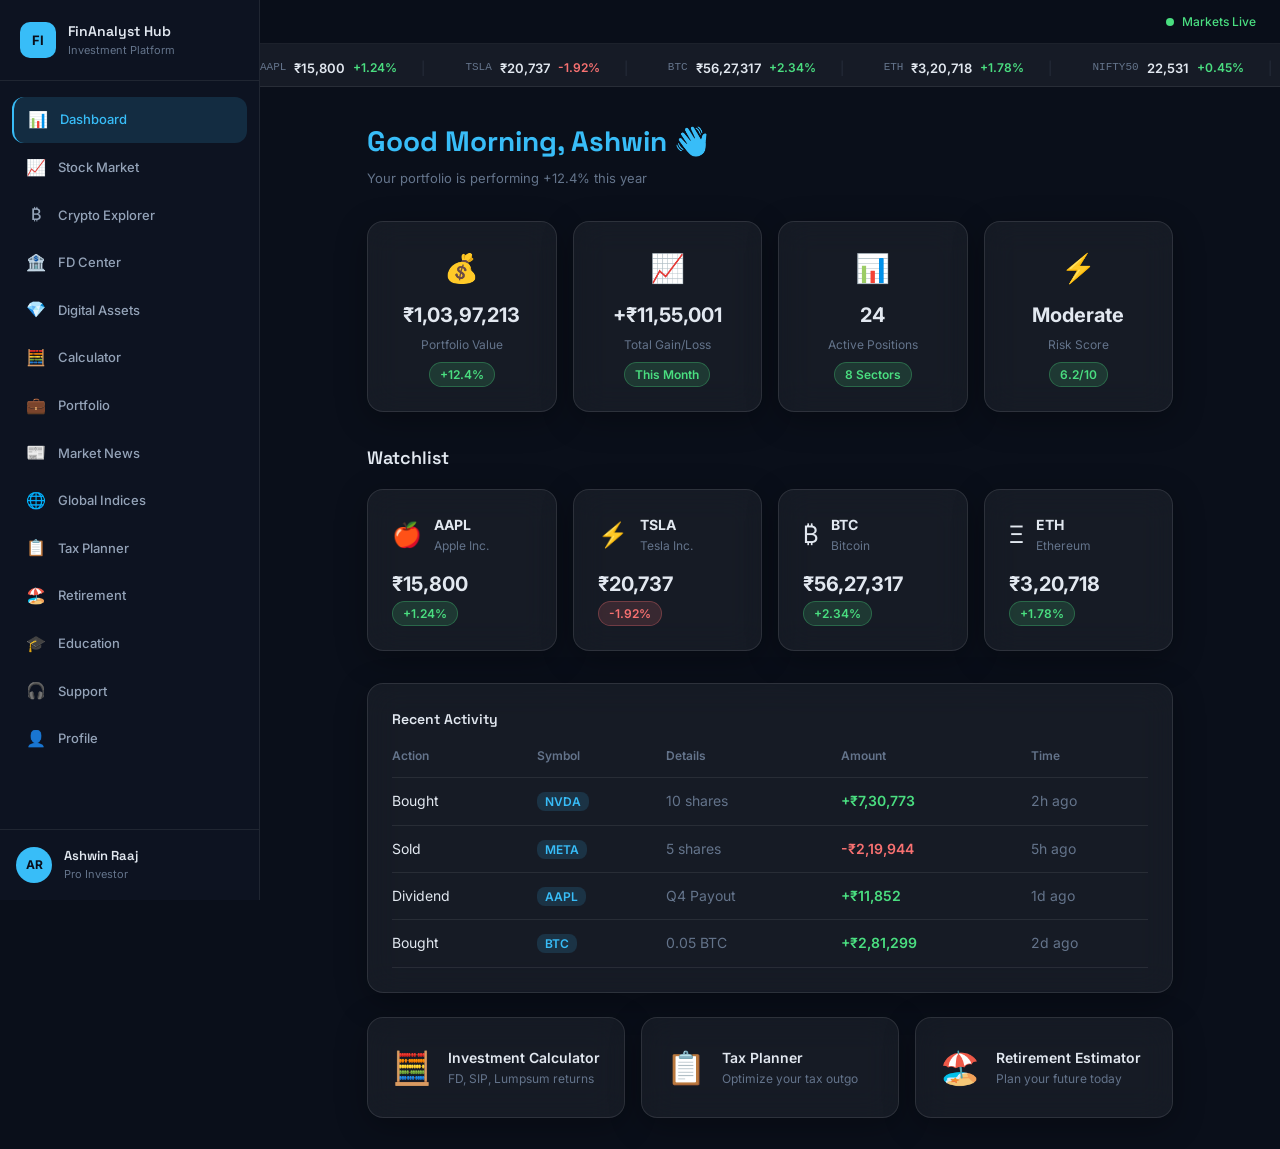
<file: public/01-Pages-HTML-CSS-JS/index.html>
<!DOCTYPE html>
<html lang="en">
<head>
    <meta charset="UTF-8">
    <meta name="viewport" content="width=device-width, initial-scale=1.0">
    <meta name="description" content="Your portfolio is performing +12.4% this year - Financial Analyst Investment Hub by Ashwin Raaj">
    <title>Good Morning, Ashwin 👋 | FinAnalyst Hub</title>
    <link rel="stylesheet" href="styles.css">
</head>
<body>
    <div class="app-layout">

        <!-- ===== SIDEBAR ===== -->
        <aside class="sidebar">
            <div class="sidebar-logo">
                <div class="logo-icon">FI</div>
                <div class="logo-text">
                    <h3>FinAnalyst Hub</h3>
                    <p>Investment Platform</p>
                </div>
            </div>
            <nav class="sidebar-nav" id="sidebar-nav">
                <!-- Nav items injected by script.js -->
            </nav>
            <div class="sidebar-profile">
                <div class="avatar">AR</div>
                <div class="info">
                    <h4>Ashwin Raaj</h4>
                    <p>Pro Investor</p>
                </div>
            </div>
        </aside>

        <!-- ===== MAIN CONTENT ===== -->
        <div class="main-content">

            <!-- Top Bar -->
            <header class="top-bar">
                <button class="menu-toggle" onclick="toggleSidebar()">☰</button>
                <div style="flex:1"></div>
                <div class="live-indicator">
                    <span class="live-dot"></span>
                    Markets Live
                </div>
            </header>

            <!-- Ticker -->
            <div class="ticker-bar">
                <div class="ticker-content" id="ticker-content"></div>
            </div>

            <!-- Page Content -->
            <main class="page-container">
                <div class="page-header">
                    <h1 class="page-title">Good Morning, Ashwin 👋</h1>
                    <p class="page-subtitle">Your portfolio is performing +12.4% this year</p>
                </div>

                <!-- Stats Row -->
                <div class="grid-4" style="margin-bottom:32px">
                    <div class="glass-card stat-card">
                        <div class="stat-icon">💰</div>
                        <div class="stat-value">₹1,03,97,213</div>
                        <div class="stat-label">Portfolio Value</div>
                        <span class="badge-gain" style="margin-top:8px">+12.4%</span>
                    </div>
                    <div class="glass-card stat-card">
                        <div class="stat-icon">📈</div>
                        <div class="stat-value">+₹11,55,001</div>
                        <div class="stat-label">Total Gain/Loss</div>
                        <span class="badge-gain" style="margin-top:8px">This Month</span>
                    </div>
                    <div class="glass-card stat-card">
                        <div class="stat-icon">📊</div>
                        <div class="stat-value">24</div>
                        <div class="stat-label">Active Positions</div>
                        <span class="badge-gain" style="margin-top:8px">8 Sectors</span>
                    </div>
                    <div class="glass-card stat-card">
                        <div class="stat-icon">⚡</div>
                        <div class="stat-value">Moderate</div>
                        <div class="stat-label">Risk Score</div>
                        <span class="badge-gain" style="margin-top:8px">6.2/10</span>
                    </div>
                </div>

                <!-- Watchlist -->
                <h2 style="font-size:18px;margin-bottom:16px;color:var(--text-primary)">Watchlist</h2>
                <div class="grid-4" style="margin-bottom:32px" id="watchlist-cards">
                    <!-- Cards injected by JS below -->
                </div>

                <!-- Recent Activity -->
                <div class="glass-card">
                    <h3 style="font-size:14px;margin-bottom:16px;color:var(--text-primary)">Recent Activity</h3>
                    <table>
                        <thead>
                            <tr>
                                <th>Action</th>
                                <th>Symbol</th>
                                <th>Details</th>
                                <th>Amount</th>
                                <th>Time</th>
                            </tr>
                        </thead>
                        <tbody>
                            <tr>
                                <td>Bought</td>
                                <td><span style="background:var(--accent-light);color:var(--accent);padding:2px 8px;border-radius:8px;font-size:12px;font-weight:600">NVDA</span></td>
                                <td style="color:var(--text-muted)">10 shares</td>
                                <td style="color:var(--green);font-weight:600">+₹7,30,773</td>
                                <td style="color:var(--text-muted)">2h ago</td>
                            </tr>
                            <tr>
                                <td>Sold</td>
                                <td><span style="background:var(--accent-light);color:var(--accent);padding:2px 8px;border-radius:8px;font-size:12px;font-weight:600">META</span></td>
                                <td style="color:var(--text-muted)">5 shares</td>
                                <td style="color:var(--red);font-weight:600">-₹2,19,944</td>
                                <td style="color:var(--text-muted)">5h ago</td>
                            </tr>
                            <tr>
                                <td>Dividend</td>
                                <td><span style="background:var(--accent-light);color:var(--accent);padding:2px 8px;border-radius:8px;font-size:12px;font-weight:600">AAPL</span></td>
                                <td style="color:var(--text-muted)">Q4 Payout</td>
                                <td style="color:var(--green);font-weight:600">+₹11,852</td>
                                <td style="color:var(--text-muted)">1d ago</td>
                            </tr>
                            <tr>
                                <td>Bought</td>
                                <td><span style="background:var(--accent-light);color:var(--accent);padding:2px 8px;border-radius:8px;font-size:12px;font-weight:600">BTC</span></td>
                                <td style="color:var(--text-muted)">0.05 BTC</td>
                                <td style="color:var(--green);font-weight:600">+₹2,81,299</td>
                                <td style="color:var(--text-muted)">2d ago</td>
                            </tr>
                        </tbody>
                    </table>
                </div>

                <!-- Quick Links -->
                <div class="grid-3" style="margin-top:24px">
                    <a href="calculator.html" class="glass-card" style="display:flex;align-items:center;gap:16px">
                        <span style="font-size:32px">🧮</span>
                        <div>
                            <p style="font-weight:600;font-size:14px">Investment Calculator</p>
                            <p style="color:var(--text-muted);font-size:12px">FD, SIP, Lumpsum returns</p>
                        </div>
                    </a>
                    <a href="tax.html" class="glass-card" style="display:flex;align-items:center;gap:16px">
                        <span style="font-size:32px">📋</span>
                        <div>
                            <p style="font-weight:600;font-size:14px">Tax Planner</p>
                            <p style="color:var(--text-muted);font-size:12px">Optimize your tax outgo</p>
                        </div>
                    </a>
                    <a href="retirement.html" class="glass-card" style="display:flex;align-items:center;gap:16px">
                        <span style="font-size:32px">🏖️</span>
                        <div>
                            <p style="font-weight:600;font-size:14px">Retirement Estimator</p>
                            <p style="color:var(--text-muted);font-size:12px">Plan your future today</p>
                        </div>
                    </a>
                </div>

                <script>
                    // Dashboard watchlist - onClick event handler for asset switching
                    var watchlistAssets = [
                        { symbol: "AAPL", name: "Apple Inc.", price: "₹15,800", change: 1.24, icon: "🍎" },
                        { symbol: "TSLA", name: "Tesla Inc.", price: "₹20,737", change: -1.92, icon: "⚡" },
                        { symbol: "BTC", name: "Bitcoin", price: "₹56,27,317", change: 2.34, icon: "₿" },
                        { symbol: "ETH", name: "Ethereum", price: "₹3,20,718", change: 1.78, icon: "Ξ" }
                    ];

                    var watchlistContainer = document.getElementById("watchlist-cards");
                    var html = "";
                    for (var i = 0; i < watchlistAssets.length; i++) {
                        var asset = watchlistAssets[i];
                        var badgeClass = asset.change >= 0 ? "badge-gain" : "badge-loss";
                        var sign = asset.change >= 0 ? "+" : "";
                        html += '<div class="glass-card" style="cursor:pointer" onclick="selectAsset(\'' + asset.symbol + '\')">';
                        html += '  <div style="display:flex;align-items:center;gap:12px;margin-bottom:12px">';
                        html += '    <span style="font-size:24px">' + asset.icon + '</span>';
                        html += '    <div>';
                        html += '      <p style="font-weight:700;font-size:14px">' + asset.symbol + '</p>';
                        html += '      <p style="color:var(--text-muted);font-size:12px">' + asset.name + '</p>';
                        html += '    </div>';
                        html += '  </div>';
                        html += '  <p style="font-size:20px;font-weight:700">' + asset.price + '</p>';
                        html += '  <span class="' + badgeClass + '">' + sign + asset.change.toFixed(2) + '%</span>';
                        html += '</div>';
                    }
                    watchlistContainer.innerHTML = html;

                    // onClick handler - shows selected asset info
                    function selectAsset(symbol) {
                        var asset = watchlistAssets.find(function(a) { return a.symbol === symbol; });
                        if (asset) {
                            alert("Selected: " + asset.name + " (" + asset.symbol + ")\nPrice: " + asset.price + "\nChange: " + (asset.change >= 0 ? "+" : "") + asset.change + "%");
                        }
                    }
                </script>

            </main>
        </div>
    </div>

    <script src="script.js"></script>
</body>
</html>
</file>
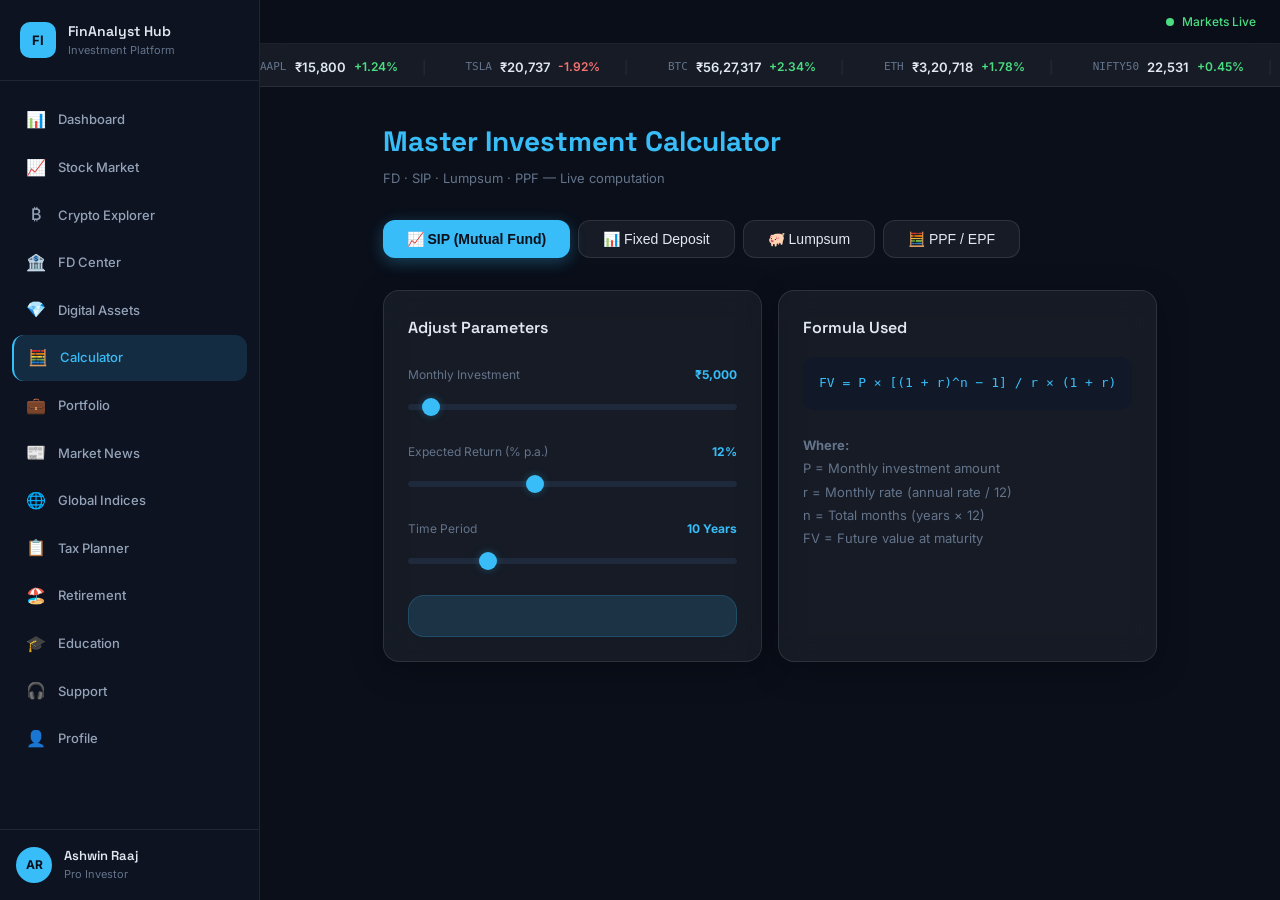
<file: public/01-Pages-HTML-CSS-JS/calculator.html>
<!DOCTYPE html>
<html lang="en">
<head>
    <meta charset="UTF-8">
    <meta name="viewport" content="width=device-width, initial-scale=1.0">
    <meta name="description" content="FD · SIP · Lumpsum · PPF — Live computation - Financial Analyst Investment Hub by Ashwin Raaj">
    <title>Master Investment Calculator | FinAnalyst Hub</title>
    <link rel="stylesheet" href="styles.css">
</head>
<body>
    <div class="app-layout">

        <!-- ===== SIDEBAR ===== -->
        <aside class="sidebar">
            <div class="sidebar-logo">
                <div class="logo-icon">FI</div>
                <div class="logo-text">
                    <h3>FinAnalyst Hub</h3>
                    <p>Investment Platform</p>
                </div>
            </div>
            <nav class="sidebar-nav" id="sidebar-nav">
                <!-- Nav items injected by script.js -->
            </nav>
            <div class="sidebar-profile">
                <div class="avatar">AR</div>
                <div class="info">
                    <h4>Ashwin Raaj</h4>
                    <p>Pro Investor</p>
                </div>
            </div>
        </aside>

        <!-- ===== MAIN CONTENT ===== -->
        <div class="main-content">

            <!-- Top Bar -->
            <header class="top-bar">
                <button class="menu-toggle" onclick="toggleSidebar()">☰</button>
                <div style="flex:1"></div>
                <div class="live-indicator">
                    <span class="live-dot"></span>
                    Markets Live
                </div>
            </header>

            <!-- Ticker -->
            <div class="ticker-bar">
                <div class="ticker-content" id="ticker-content"></div>
            </div>

            <!-- Page Content -->
            <main class="page-container">
                <div class="page-header">
                    <h1 class="page-title">Master Investment Calculator</h1>
                    <p class="page-subtitle">FD · SIP · Lumpsum · PPF — Live computation</p>
                </div>

                <!-- Mode Tabs - onClick event handler -->
                <div style="display:flex;gap:8px;margin-bottom:32px;flex-wrap:wrap">
                    <button class="btn-primary" id="tab-sip" onclick="setCalcMode('sip')">📈 SIP (Mutual Fund)</button>
                    <button class="btn-ghost" id="tab-fd" onclick="setCalcMode('fd')">📊 Fixed Deposit</button>
                    <button class="btn-ghost" id="tab-lumpsum" onclick="setCalcMode('lumpsum')">🐖 Lumpsum</button>
                    <button class="btn-ghost" id="tab-ppf" onclick="setCalcMode('ppf')">🧮 PPF / EPF</button>
                </div>

                <div class="grid-2">
                    <!-- Controls -->
                    <div class="glass-card">
                        <h3 style="font-size:16px;margin-bottom:24px">Adjust Parameters</h3>

                        <!-- Monthly / Principal -->
                        <div id="calc-input-1" style="margin-bottom:24px">
                            <div style="display:flex;justify-content:space-between;margin-bottom:8px">
                                <label id="lbl1" style="font-size:12px;color:var(--text-muted)">Monthly Investment</label>
                                <span id="val1" style="font-size:12px;font-weight:700;color:var(--accent)">₹5,000</span>
                            </div>
                            <input type="range" id="slider1" min="500" max="100000" step="500" value="5000" oninput="calcInvestment()">
                        </div>

                        <!-- Rate -->
                        <div id="calc-input-2" style="margin-bottom:24px">
                            <div style="display:flex;justify-content:space-between;margin-bottom:8px">
                                <label style="font-size:12px;color:var(--text-muted)">Expected Return (% p.a.)</label>
                                <span id="val2" style="font-size:12px;font-weight:700;color:var(--accent)">12%</span>
                            </div>
                            <input type="range" id="slider2" min="1" max="30" step="0.5" value="12" oninput="calcInvestment()">
                        </div>

                        <!-- Tenure -->
                        <div style="margin-bottom:24px">
                            <div style="display:flex;justify-content:space-between;margin-bottom:8px">
                                <label style="font-size:12px;color:var(--text-muted)">Time Period</label>
                                <span id="val3" style="font-size:12px;font-weight:700;color:var(--accent)">10 Years</span>
                            </div>
                            <input type="range" id="slider3" min="1" max="40" step="1" value="10" oninput="calcInvestment()">
                        </div>

                        <!-- Result -->
                        <div class="result-box" id="calc-result"></div>
                    </div>

                    <!-- Formula -->
                    <div class="glass-card">
                        <h3 style="font-size:16px;margin-bottom:16px">Formula Used</h3>
                        <div id="formula-display" style="background:var(--bg-card);padding:16px;border-radius:12px;font-family:monospace;font-size:13px;color:var(--accent);margin-bottom:24px">
                            FV = P × [(1 + r)^n − 1] / r × (1 + r)
                        </div>
                        <p style="font-size:13px;color:var(--text-muted);line-height:1.8">
                            <strong>Where:</strong><br>
                            P = Monthly investment amount<br>
                            r = Monthly rate (annual rate / 12)<br>
                            n = Total months (years × 12)<br>
                            FV = Future value at maturity
                        </p>
                    </div>
                </div>

                <script>
                    var calcMode = "sip";

                    // onClick - switch calculator mode
                    function setCalcMode(mode) {
                        calcMode = mode;
                        var tabs = ["sip", "fd", "lumpsum", "ppf"];
                        for (var i = 0; i < tabs.length; i++) {
                            var btn = document.getElementById("tab-" + tabs[i]);
                            btn.className = tabs[i] === mode ? "btn-primary" : "btn-ghost";
                        }

                        var label1 = document.getElementById("lbl1");
                        var slider1 = document.getElementById("slider1");
                        var rateDiv = document.getElementById("calc-input-2");

                        if (mode === "sip" || mode === "ppf") {
                            label1.textContent = "Monthly Investment";
                            slider1.min = 500; slider1.max = 100000; slider1.step = 500; slider1.value = 5000;
                        } else {
                            label1.textContent = "Principal Amount";
                            slider1.min = 1000; slider1.max = 10000000; slider1.step = 1000; slider1.value = 100000;
                        }

                        rateDiv.style.display = mode === "ppf" ? "none" : "block";

                        var formulas = {
                            sip: "FV = P × [(1 + r)^n − 1] / r × (1 + r)",
                            fd: "A = P × (1 + r/n)^(n×t)  where n=4 (quarterly)",
                            lumpsum: "A = P × (1 + r/100)^t",
                            ppf: "FV = P × [(1 + r)^n − 1] / r × (1 + r)  at 7.1% p.a."
                        };
                        document.getElementById("formula-display").textContent = formulas[mode];

                        calcInvestment();
                    }

                    // onInput - real-time calculation updates
                    function calcInvestment() {
                        var v1 = parseFloat(document.getElementById("slider1").value);
                        var rate = parseFloat(document.getElementById("slider2").value);
                        var years = parseFloat(document.getElementById("slider3").value);

                        document.getElementById("val1").textContent = formatINR(v1);
                        document.getElementById("val2").textContent = rate + "%";
                        document.getElementById("val3").textContent = years + " Years";

                        var invested, maturity, gain;

                        if (calcMode === "fd") {
                            invested = v1;
                            maturity = v1 * Math.pow(1 + rate / 400, 4 * years);
                            gain = maturity - invested;
                        } else if (calcMode === "sip") {
                            var r = rate / 1200;
                            var n = years * 12;
                            invested = v1 * n;
                            maturity = v1 * ((Math.pow(1 + r, n) - 1) / r) * (1 + r);
                            gain = maturity - invested;
                        } else if (calcMode === "lumpsum") {
                            invested = v1;
                            maturity = v1 * Math.pow(1 + rate / 100, years);
                            gain = maturity - invested;
                        } else {
                            var ppfRate = 7.1 / 100;
                            invested = v1 * 12 * years;
                            maturity = v1 * 12 * ((Math.pow(1 + ppfRate, years) - 1) / ppfRate) * (1 + ppfRate);
                            gain = maturity - invested;
                        }

                        var returnPct = ((maturity - invested) / invested * 100).toFixed(1);

                        document.getElementById("calc-result").innerHTML =
                            '<div class="result-row"><span class="label">Total Invested</span><span class="value">' + formatINR(invested) + '</span></div>' +
                            '<div class="result-row"><span class="label">Wealth Gained</span><span class="value" style="color:var(--green)">+' + formatINR(gain) + '</span></div>' +
                            '<div class="result-row"><span class="label">Total Returns</span><span class="value" style="color:var(--gold)">' + returnPct + '%</span></div>' +
                            '<div class="result-row total"><span class="label">Maturity Amount</span><span class="value">' + formatINR(maturity) + '</span></div>';
                    }

                    calcInvestment();
                </script>

            </main>
        </div>
    </div>

    <script src="script.js"></script>
</body>
</html>
</file>
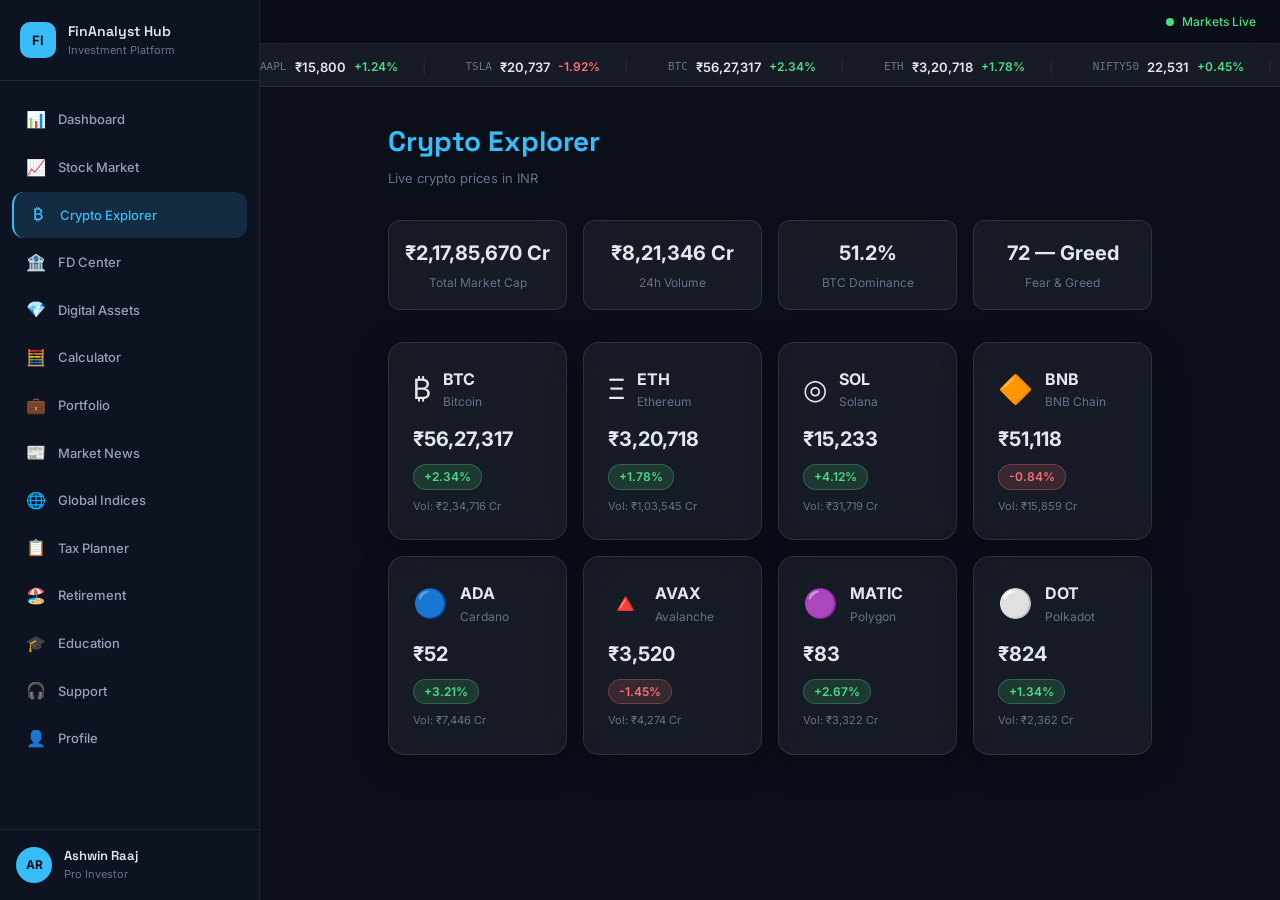
<file: public/01-Pages-HTML-CSS-JS/crypto.html>
<!DOCTYPE html>
<html lang="en">
<head>
    <meta charset="UTF-8">
    <meta name="viewport" content="width=device-width, initial-scale=1.0">
    <meta name="description" content="Live crypto prices in INR - Financial Analyst Investment Hub by Ashwin Raaj">
    <title>Crypto Explorer | FinAnalyst Hub</title>
    <link rel="stylesheet" href="styles.css">
</head>
<body>
    <div class="app-layout">

        <!-- ===== SIDEBAR ===== -->
        <aside class="sidebar">
            <div class="sidebar-logo">
                <div class="logo-icon">FI</div>
                <div class="logo-text">
                    <h3>FinAnalyst Hub</h3>
                    <p>Investment Platform</p>
                </div>
            </div>
            <nav class="sidebar-nav" id="sidebar-nav">
                <!-- Nav items injected by script.js -->
            </nav>
            <div class="sidebar-profile">
                <div class="avatar">AR</div>
                <div class="info">
                    <h4>Ashwin Raaj</h4>
                    <p>Pro Investor</p>
                </div>
            </div>
        </aside>

        <!-- ===== MAIN CONTENT ===== -->
        <div class="main-content">

            <!-- Top Bar -->
            <header class="top-bar">
                <button class="menu-toggle" onclick="toggleSidebar()">☰</button>
                <div style="flex:1"></div>
                <div class="live-indicator">
                    <span class="live-dot"></span>
                    Markets Live
                </div>
            </header>

            <!-- Ticker -->
            <div class="ticker-bar">
                <div class="ticker-content" id="ticker-content"></div>
            </div>

            <!-- Page Content -->
            <main class="page-container">
                <div class="page-header">
                    <h1 class="page-title">Crypto Explorer</h1>
                    <p class="page-subtitle">Live crypto prices in INR</p>
                </div>

                <div class="grid-4" style="margin-bottom:32px">
                    <div class="glass-card-sm stat-card">
                        <div class="stat-value">₹2,17,85,670 Cr</div>
                        <div class="stat-label">Total Market Cap</div>
                    </div>
                    <div class="glass-card-sm stat-card">
                        <div class="stat-value">₹8,21,346 Cr</div>
                        <div class="stat-label">24h Volume</div>
                    </div>
                    <div class="glass-card-sm stat-card">
                        <div class="stat-value">51.2%</div>
                        <div class="stat-label">BTC Dominance</div>
                    </div>
                    <div class="glass-card-sm stat-card">
                        <div class="stat-value">72 — Greed</div>
                        <div class="stat-label">Fear & Greed</div>
                    </div>
                </div>

                <div class="grid-4" id="crypto-grid"></div>

                <script>
                    var cryptos = [
                        { symbol: "BTC", name: "Bitcoin", price: "₹56,27,317", change: 2.34, volume: "₹2,34,716 Cr", icon: "₿" },
                        { symbol: "ETH", name: "Ethereum", price: "₹3,20,718", change: 1.78, volume: "₹1,03,545 Cr", icon: "Ξ" },
                        { symbol: "SOL", name: "Solana", price: "₹15,233", change: 4.12, volume: "₹31,719 Cr", icon: "◎" },
                        { symbol: "BNB", name: "BNB Chain", price: "₹51,118", change: -0.84, volume: "₹15,859 Cr", icon: "🔶" },
                        { symbol: "ADA", name: "Cardano", price: "₹52", change: 3.21, volume: "₹7,446 Cr", icon: "🔵" },
                        { symbol: "AVAX", name: "Avalanche", price: "₹3,520", change: -1.45, volume: "₹4,274 Cr", icon: "🔺" },
                        { symbol: "MATIC", name: "Polygon", price: "₹83", change: 2.67, volume: "₹3,322 Cr", icon: "🟣" },
                        { symbol: "DOT", name: "Polkadot", price: "₹824", change: 1.34, volume: "₹2,362 Cr", icon: "⚪" }
                    ];

                    var container = document.getElementById("crypto-grid");
                    var html = "";
                    for (var i = 0; i < cryptos.length; i++) {
                        var c = cryptos[i];
                        var badge = c.change >= 0 ? "badge-gain" : "badge-loss";
                        var sign = c.change >= 0 ? "+" : "";
                        html += '<div class="glass-card" style="cursor:pointer">';
                        html += '  <div style="display:flex;align-items:center;gap:12px;margin-bottom:12px">';
                        html += '    <span style="font-size:28px">' + c.icon + '</span>';
                        html += '    <div>';
                        html += '      <p style="font-weight:700">' + c.symbol + '</p>';
                        html += '      <p style="color:var(--text-muted);font-size:12px">' + c.name + '</p>';
                        html += '    </div>';
                        html += '  </div>';
                        html += '  <p style="font-size:20px;font-weight:700;margin-bottom:8px">' + c.price + '</p>';
                        html += '  <span class="' + badge + '">' + sign + c.change.toFixed(2) + '%</span>';
                        html += '  <p style="color:var(--text-muted);font-size:11px;margin-top:8px">Vol: ' + c.volume + '</p>';
                        html += '</div>';
                    }
                    container.innerHTML = html;
                </script>

            </main>
        </div>
    </div>

    <script src="script.js"></script>
</body>
</html>
</file>
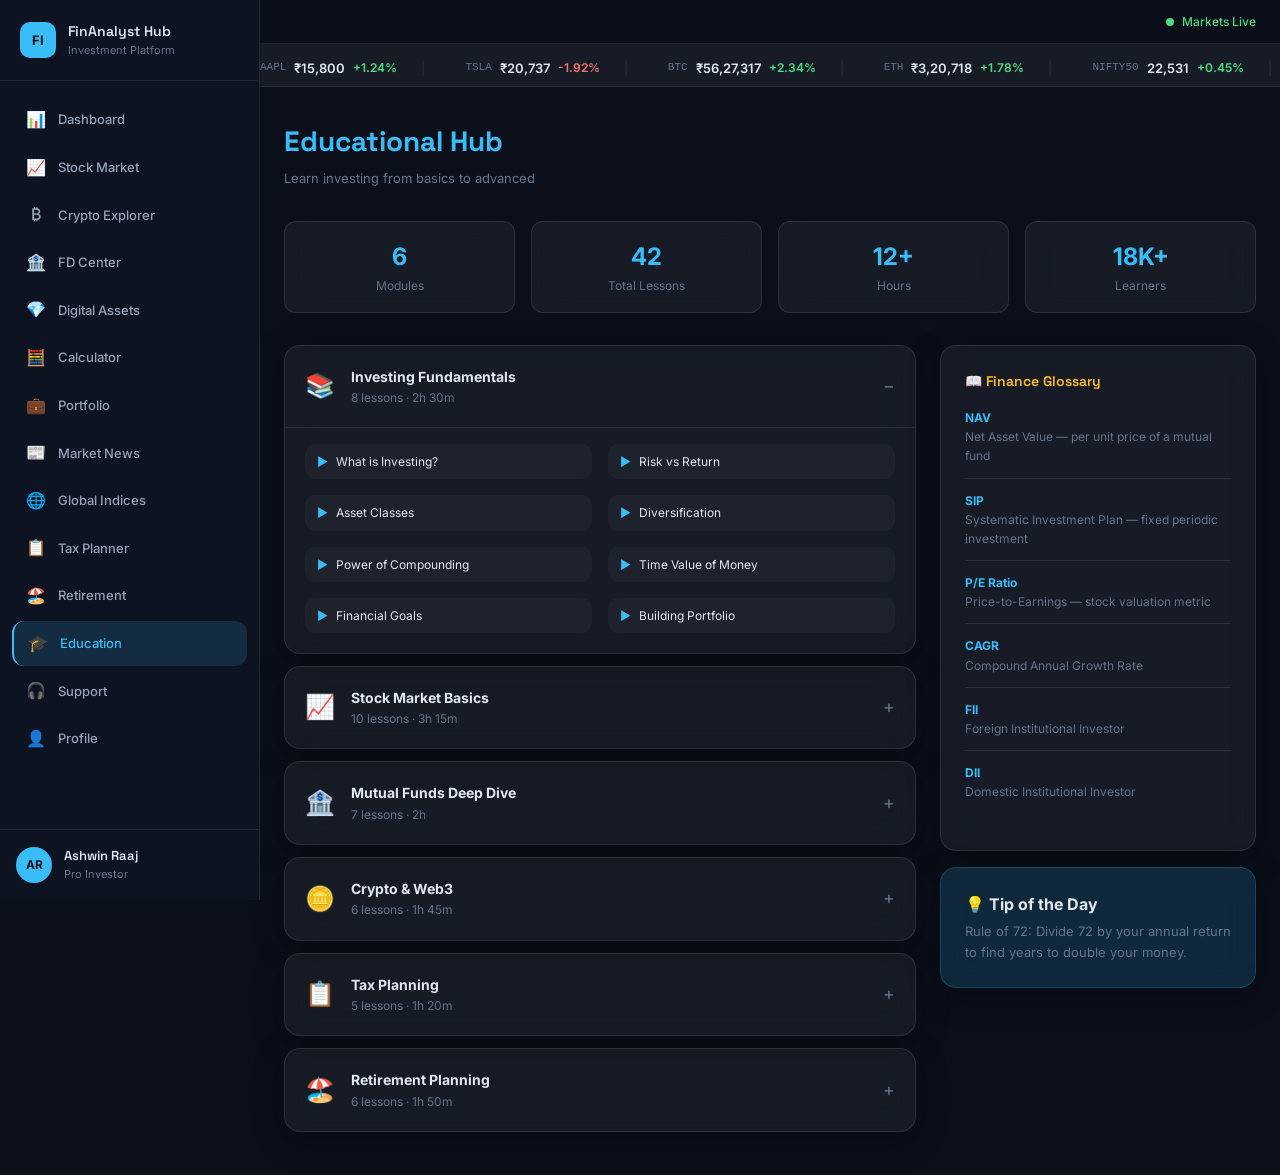
<file: public/01-Pages-HTML-CSS-JS/education.html>
<!DOCTYPE html>
<html lang="en">
<head>
    <meta charset="UTF-8">
    <meta name="viewport" content="width=device-width, initial-scale=1.0">
    <meta name="description" content="Learn investing from basics to advanced - Financial Analyst Investment Hub by Ashwin Raaj">
    <title>Educational Hub | FinAnalyst Hub</title>
    <link rel="stylesheet" href="styles.css">
</head>
<body>
    <div class="app-layout">

        <!-- ===== SIDEBAR ===== -->
        <aside class="sidebar">
            <div class="sidebar-logo">
                <div class="logo-icon">FI</div>
                <div class="logo-text">
                    <h3>FinAnalyst Hub</h3>
                    <p>Investment Platform</p>
                </div>
            </div>
            <nav class="sidebar-nav" id="sidebar-nav">
                <!-- Nav items injected by script.js -->
            </nav>
            <div class="sidebar-profile">
                <div class="avatar">AR</div>
                <div class="info">
                    <h4>Ashwin Raaj</h4>
                    <p>Pro Investor</p>
                </div>
            </div>
        </aside>

        <!-- ===== MAIN CONTENT ===== -->
        <div class="main-content">

            <!-- Top Bar -->
            <header class="top-bar">
                <button class="menu-toggle" onclick="toggleSidebar()">☰</button>
                <div style="flex:1"></div>
                <div class="live-indicator">
                    <span class="live-dot"></span>
                    Markets Live
                </div>
            </header>

            <!-- Ticker -->
            <div class="ticker-bar">
                <div class="ticker-content" id="ticker-content"></div>
            </div>

            <!-- Page Content -->
            <main class="page-container">
                <div class="page-header">
                    <h1 class="page-title">Educational Hub</h1>
                    <p class="page-subtitle">Learn investing from basics to advanced</p>
                </div>

                <div class="grid-4" style="margin-bottom:32px">
                    <div class="glass-card-sm stat-card"><p style="font-size:24px;font-weight:700;color:var(--accent)">6</p><p style="font-size:12px;color:var(--text-muted)">Modules</p></div>
                    <div class="glass-card-sm stat-card"><p style="font-size:24px;font-weight:700;color:var(--accent)">42</p><p style="font-size:12px;color:var(--text-muted)">Total Lessons</p></div>
                    <div class="glass-card-sm stat-card"><p style="font-size:24px;font-weight:700;color:var(--accent)">12+</p><p style="font-size:12px;color:var(--text-muted)">Hours</p></div>
                    <div class="glass-card-sm stat-card"><p style="font-size:24px;font-weight:700;color:var(--accent)">18K+</p><p style="font-size:12px;color:var(--text-muted)">Learners</p></div>
                </div>

                <div class="grid-2-1">
                    <div id="modules-list"></div>
                    <div>
                        <div class="glass-card">
                            <h3 style="font-size:14px;margin-bottom:16px;color:var(--gold)">📖 Finance Glossary</h3>
                            <div id="glossary"></div>
                        </div>
                        <div class="glass-card" style="margin-top:16px;background:var(--accent-light);border:1px solid rgba(56,189,248,0.2)">
                            <p style="font-weight:700;margin-bottom:4px">💡 Tip of the Day</p>
                            <p style="font-size:13px;color:var(--text-muted)">Rule of 72: Divide 72 by your annual return to find years to double your money.</p>
                        </div>
                    </div>
                </div>

                <script>
                    var modules = [
                        { title: "Investing Fundamentals", icon: "📚", lessons: 8, time: "2h 30m", topics: ["What is Investing?", "Risk vs Return", "Asset Classes", "Diversification", "Power of Compounding", "Time Value of Money", "Financial Goals", "Building Portfolio"] },
                        { title: "Stock Market Basics", icon: "📈", lessons: 10, time: "3h 15m", topics: ["How Stock Markets Work", "Types of Stocks", "Reading Charts", "Fundamental Analysis", "Technical Analysis", "P/E Ratio", "IPOs Explained", "Placing Orders", "Circuit Filters", "Market Indices"] },
                        { title: "Mutual Funds Deep Dive", icon: "🏦", lessons: 7, time: "2h", topics: ["Types of Mutual Funds", "SIP vs Lumpsum", "NAV & AUM", "Expense Ratio", "ELSS Tax Saving", "Direct vs Regular", "How to Redeem"] },
                        { title: "Crypto & Web3", icon: "🪙", lessons: 6, time: "1h 45m", topics: ["Blockchain Basics", "How Bitcoin Works", "DeFi Explained", "NFTs", "Wallets & Security", "Tax on Crypto"] },
                        { title: "Tax Planning", icon: "📋", lessons: 5, time: "1h 20m", topics: ["Income Tax Slabs", "Section 80C", "Capital Gains", "HRA & Deductions", "Filing ITR"] },
                        { title: "Retirement Planning", icon: "🏖️", lessons: 6, time: "1h 50m", topics: ["EPF & PPF", "NPS Explained", "Annuity Plans", "Corpus Calculation", "Inflation", "Senior Citizen Schemes"] }
                    ];

                    var expanded = 0;
                    function renderModules() {
                        var html = "";
                        for (var i = 0; i < modules.length; i++) {
                            var m = modules[i];
                            var isOpen = i === expanded;
                            html += '<div class="glass-card" style="margin-bottom:12px;padding:0;overflow:hidden">';
                            html += '  <div style="padding:20px;display:flex;align-items:center;gap:16px;cursor:pointer" onclick="toggleModule(' + i + ')">';
                            html += '    <span style="font-size:24px">' + m.icon + '</span>';
                            html += '    <div style="flex:1"><p style="font-weight:700;font-size:14px">' + m.title + '</p><p style="color:var(--text-muted);font-size:12px">' + m.lessons + ' lessons · ' + m.time + '</p></div>';
                            html += '    <span style="color:var(--text-muted);font-size:18px">' + (isOpen ? "−" : "+") + '</span>';
                            html += '  </div>';
                            if (isOpen) {
                                html += '  <div style="padding:0 20px 20px;border-top:1px solid var(--border-color)">';
                                html += '    <div class="grid-2" style="margin-top:16px">';
                                for (var j = 0; j < m.topics.length; j++) {
                                    html += '<div style="padding:8px 12px;border-radius:10px;background:rgba(255,255,255,0.03);font-size:12px;display:flex;align-items:center;gap:8px"><span style="color:var(--accent)">▶</span> ' + m.topics[j] + '</div>';
                                }
                                html += '    </div></div>';
                            }
                            html += '</div>';
                        }
                        document.getElementById("modules-list").innerHTML = html;
                    }

                    function toggleModule(i) {
                        expanded = expanded === i ? -1 : i;
                        renderModules();
                    }

                    renderModules();

                    var glossary = [
                        { term: "NAV", def: "Net Asset Value — per unit price of a mutual fund" },
                        { term: "SIP", def: "Systematic Investment Plan — fixed periodic investment" },
                        { term: "P/E Ratio", def: "Price-to-Earnings — stock valuation metric" },
                        { term: "CAGR", def: "Compound Annual Growth Rate" },
                        { term: "FII", def: "Foreign Institutional Investor" },
                        { term: "DII", def: "Domestic Institutional Investor" }
                    ];
                    var gHtml = "";
                    for (var i = 0; i < glossary.length; i++) {
                        gHtml += '<div style="padding-bottom:12px;margin-bottom:12px;border-bottom:' + (i < glossary.length-1 ? '1px solid var(--border-color)' : 'none') + '">';
                        gHtml += '<p style="font-size:12px;font-weight:700;color:var(--accent)">' + glossary[i].term + '</p>';
                        gHtml += '<p style="font-size:12px;color:var(--text-muted)">' + glossary[i].def + '</p>';
                        gHtml += '</div>';
                    }
                    document.getElementById("glossary").innerHTML = gHtml;
                </script>

            </main>
        </div>
    </div>

    <script src="script.js"></script>
</body>
</html>
</file>
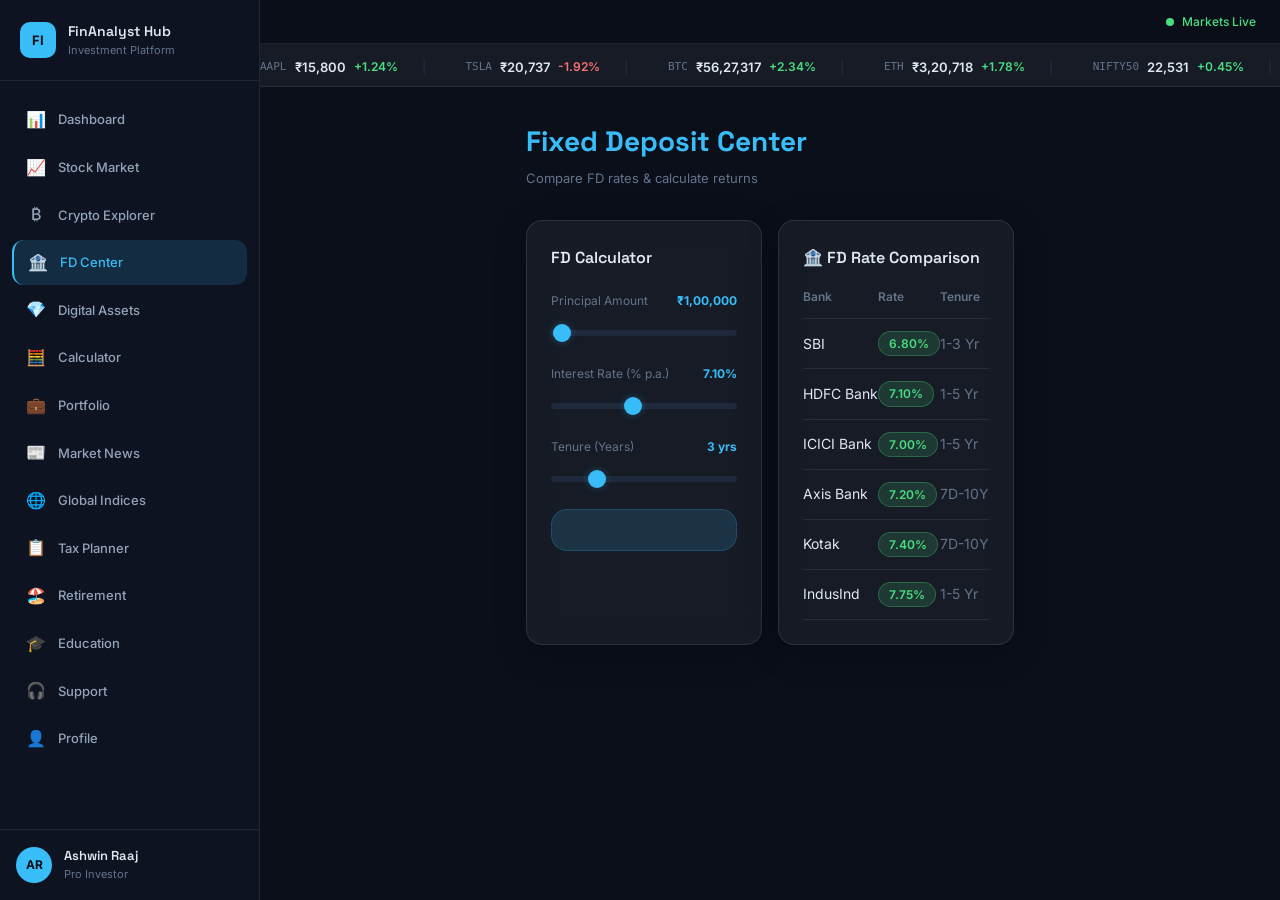
<file: public/01-Pages-HTML-CSS-JS/fd-center.html>
<!DOCTYPE html>
<html lang="en">
<head>
    <meta charset="UTF-8">
    <meta name="viewport" content="width=device-width, initial-scale=1.0">
    <meta name="description" content="Compare FD rates & calculate returns - Financial Analyst Investment Hub by Ashwin Raaj">
    <title>Fixed Deposit Center | FinAnalyst Hub</title>
    <link rel="stylesheet" href="styles.css">
</head>
<body>
    <div class="app-layout">

        <!-- ===== SIDEBAR ===== -->
        <aside class="sidebar">
            <div class="sidebar-logo">
                <div class="logo-icon">FI</div>
                <div class="logo-text">
                    <h3>FinAnalyst Hub</h3>
                    <p>Investment Platform</p>
                </div>
            </div>
            <nav class="sidebar-nav" id="sidebar-nav">
                <!-- Nav items injected by script.js -->
            </nav>
            <div class="sidebar-profile">
                <div class="avatar">AR</div>
                <div class="info">
                    <h4>Ashwin Raaj</h4>
                    <p>Pro Investor</p>
                </div>
            </div>
        </aside>

        <!-- ===== MAIN CONTENT ===== -->
        <div class="main-content">

            <!-- Top Bar -->
            <header class="top-bar">
                <button class="menu-toggle" onclick="toggleSidebar()">☰</button>
                <div style="flex:1"></div>
                <div class="live-indicator">
                    <span class="live-dot"></span>
                    Markets Live
                </div>
            </header>

            <!-- Ticker -->
            <div class="ticker-bar">
                <div class="ticker-content" id="ticker-content"></div>
            </div>

            <!-- Page Content -->
            <main class="page-container">
                <div class="page-header">
                    <h1 class="page-title">Fixed Deposit Center</h1>
                    <p class="page-subtitle">Compare FD rates & calculate returns</p>
                </div>

                <div class="grid-2" style="margin-bottom:32px">
                    <!-- FD Calculator -->
                    <div class="glass-card">
                        <h2 style="font-size:16px;margin-bottom:20px">FD Calculator</h2>
                        <div style="margin-bottom:20px">
                            <div style="display:flex;justify-content:space-between;margin-bottom:8px">
                                <label style="font-size:12px;color:var(--text-muted)">Principal Amount</label>
                                <span id="fd-principal-display" style="font-size:12px;font-weight:700;color:var(--accent)">₹1,00,000</span>
                            </div>
                            <input type="range" id="fd-principal" min="1000" max="10000000" step="1000" value="100000" oninput="calcFD()">
                        </div>
                        <div style="margin-bottom:20px">
                            <div style="display:flex;justify-content:space-between;margin-bottom:8px">
                                <label style="font-size:12px;color:var(--text-muted)">Interest Rate (% p.a.)</label>
                                <span id="fd-rate-display" style="font-size:12px;font-weight:700;color:var(--accent)">7.10%</span>
                            </div>
                            <input type="range" id="fd-rate" min="1" max="15" step="0.05" value="7.10" oninput="calcFD()">
                        </div>
                        <div style="margin-bottom:20px">
                            <div style="display:flex;justify-content:space-between;margin-bottom:8px">
                                <label style="font-size:12px;color:var(--text-muted)">Tenure (Years)</label>
                                <span id="fd-tenure-display" style="font-size:12px;font-weight:700;color:var(--accent)">3 yrs</span>
                            </div>
                            <input type="range" id="fd-tenure" min="1" max="10" step="1" value="3" oninput="calcFD()">
                        </div>
                        <!-- Result -->
                        <div class="result-box" id="fd-result"></div>
                    </div>

                    <!-- Bank Comparison -->
                    <div class="glass-card">
                        <h2 style="font-size:16px;margin-bottom:16px">🏦 FD Rate Comparison</h2>
                        <table>
                            <thead><tr><th>Bank</th><th>Rate</th><th>Tenure</th></tr></thead>
                            <tbody>
                                <tr><td>SBI</td><td><span class="badge-gain">6.80%</span></td><td style="color:var(--text-muted)">1-3 Yr</td></tr>
                                <tr><td>HDFC Bank</td><td><span class="badge-gain">7.10%</span></td><td style="color:var(--text-muted)">1-5 Yr</td></tr>
                                <tr><td>ICICI Bank</td><td><span class="badge-gain">7.00%</span></td><td style="color:var(--text-muted)">1-5 Yr</td></tr>
                                <tr><td>Axis Bank</td><td><span class="badge-gain">7.20%</span></td><td style="color:var(--text-muted)">7D-10Y</td></tr>
                                <tr><td>Kotak</td><td><span class="badge-gain">7.40%</span></td><td style="color:var(--text-muted)">7D-10Y</td></tr>
                                <tr><td>IndusInd</td><td><span class="badge-gain">7.75%</span></td><td style="color:var(--text-muted)">1-5 Yr</td></tr>
                            </tbody>
                        </table>
                    </div>
                </div>

                <script>
                    // onInput real-time FD calculator
                    // Formula: A = P × (1 + r/n)^(n×t) where n=4 (quarterly)
                    function calcFD() {
                        var P = parseFloat(document.getElementById("fd-principal").value);
                        var r = parseFloat(document.getElementById("fd-rate").value);
                        var t = parseFloat(document.getElementById("fd-tenure").value);
                        var n = 4; // quarterly compounding

                        var A = P * Math.pow(1 + r / (100 * n), n * t);
                        var interest = A - P;

                        document.getElementById("fd-principal-display").textContent = formatINR(P);
                        document.getElementById("fd-rate-display").textContent = r.toFixed(2) + "%";
                        document.getElementById("fd-tenure-display").textContent = t + " yrs";

                        document.getElementById("fd-result").innerHTML =
                            '<div class="result-row"><span class="label">Principal</span><span class="value">' + formatINR(P) + '</span></div>' +
                            '<div class="result-row"><span class="label">Interest Earned</span><span class="value" style="color:var(--green)">+' + formatINR(interest) + '</span></div>' +
                            '<div class="result-row total"><span class="label">Maturity Value</span><span class="value">' + formatINR(A) + '</span></div>';
                    }

                    calcFD(); // Initialize on load
                </script>

            </main>
        </div>
    </div>

    <script src="script.js"></script>
</body>
</html>
</file>
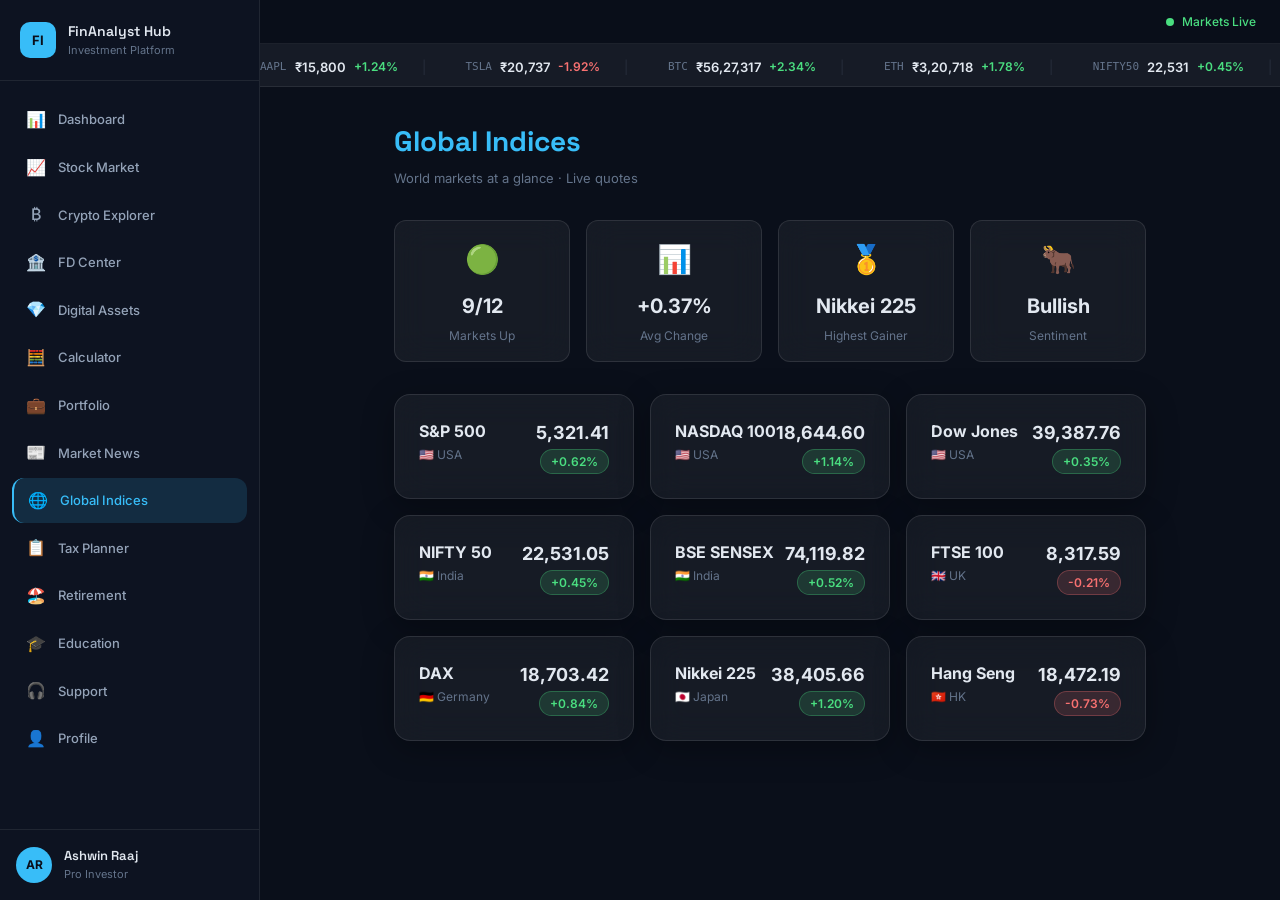
<file: public/01-Pages-HTML-CSS-JS/indices.html>
<!DOCTYPE html>
<html lang="en">
<head>
    <meta charset="UTF-8">
    <meta name="viewport" content="width=device-width, initial-scale=1.0">
    <meta name="description" content="World markets at a glance · Live quotes - Financial Analyst Investment Hub by Ashwin Raaj">
    <title>Global Indices | FinAnalyst Hub</title>
    <link rel="stylesheet" href="styles.css">
</head>
<body>
    <div class="app-layout">

        <!-- ===== SIDEBAR ===== -->
        <aside class="sidebar">
            <div class="sidebar-logo">
                <div class="logo-icon">FI</div>
                <div class="logo-text">
                    <h3>FinAnalyst Hub</h3>
                    <p>Investment Platform</p>
                </div>
            </div>
            <nav class="sidebar-nav" id="sidebar-nav">
                <!-- Nav items injected by script.js -->
            </nav>
            <div class="sidebar-profile">
                <div class="avatar">AR</div>
                <div class="info">
                    <h4>Ashwin Raaj</h4>
                    <p>Pro Investor</p>
                </div>
            </div>
        </aside>

        <!-- ===== MAIN CONTENT ===== -->
        <div class="main-content">

            <!-- Top Bar -->
            <header class="top-bar">
                <button class="menu-toggle" onclick="toggleSidebar()">☰</button>
                <div style="flex:1"></div>
                <div class="live-indicator">
                    <span class="live-dot"></span>
                    Markets Live
                </div>
            </header>

            <!-- Ticker -->
            <div class="ticker-bar">
                <div class="ticker-content" id="ticker-content"></div>
            </div>

            <!-- Page Content -->
            <main class="page-container">
                <div class="page-header">
                    <h1 class="page-title">Global Indices</h1>
                    <p class="page-subtitle">World markets at a glance · Live quotes</p>
                </div>

                <div class="grid-4" style="margin-bottom:32px">
                    <div class="glass-card-sm stat-card"><div class="stat-icon">🟢</div><div class="stat-value">9/12</div><div class="stat-label">Markets Up</div></div>
                    <div class="glass-card-sm stat-card"><div class="stat-icon">📊</div><div class="stat-value">+0.37%</div><div class="stat-label">Avg Change</div></div>
                    <div class="glass-card-sm stat-card"><div class="stat-icon">🥇</div><div class="stat-value">Nikkei 225</div><div class="stat-label">Highest Gainer</div></div>
                    <div class="glass-card-sm stat-card"><div class="stat-icon">🐂</div><div class="stat-value">Bullish</div><div class="stat-label">Sentiment</div></div>
                </div>

                <div class="grid-3" id="indices-grid"></div>

                <script>
                    var indices = [
                        { name: "S&P 500", country: "🇺🇸 USA", value: "5,321.41", change: 0.62 },
                        { name: "NASDAQ 100", country: "🇺🇸 USA", value: "18,644.60", change: 1.14 },
                        { name: "Dow Jones", country: "🇺🇸 USA", value: "39,387.76", change: 0.35 },
                        { name: "NIFTY 50", country: "🇮🇳 India", value: "22,531.05", change: 0.45 },
                        { name: "BSE SENSEX", country: "🇮🇳 India", value: "74,119.82", change: 0.52 },
                        { name: "FTSE 100", country: "🇬🇧 UK", value: "8,317.59", change: -0.21 },
                        { name: "DAX", country: "🇩🇪 Germany", value: "18,703.42", change: 0.84 },
                        { name: "Nikkei 225", country: "🇯🇵 Japan", value: "38,405.66", change: 1.20 },
                        { name: "Hang Seng", country: "🇭🇰 HK", value: "18,472.19", change: -0.73 }
                    ];

                    var html = "";
                    for (var i = 0; i < indices.length; i++) {
                        var idx = indices[i];
                        var color = idx.change >= 0 ? "var(--green)" : "var(--red)";
                        var sign = idx.change >= 0 ? "+" : "";
                        var badge = idx.change >= 0 ? "badge-gain" : "badge-loss";
                        html += '<div class="glass-card">';
                        html += '  <div style="display:flex;justify-content:space-between;align-items:flex-start">';
                        html += '    <div><p style="font-weight:700">' + idx.name + '</p><p style="color:var(--text-muted);font-size:12px">' + idx.country + '</p></div>';
                        html += '    <div style="text-align:right"><p style="font-weight:700;font-size:18px">' + idx.value + '</p><span class="' + badge + '">' + sign + idx.change.toFixed(2) + '%</span></div>';
                        html += '  </div>';
                        html += '</div>';
                    }
                    document.getElementById("indices-grid").innerHTML = html;
                </script>

            </main>
        </div>
    </div>

    <script src="script.js"></script>
</body>
</html>
</file>
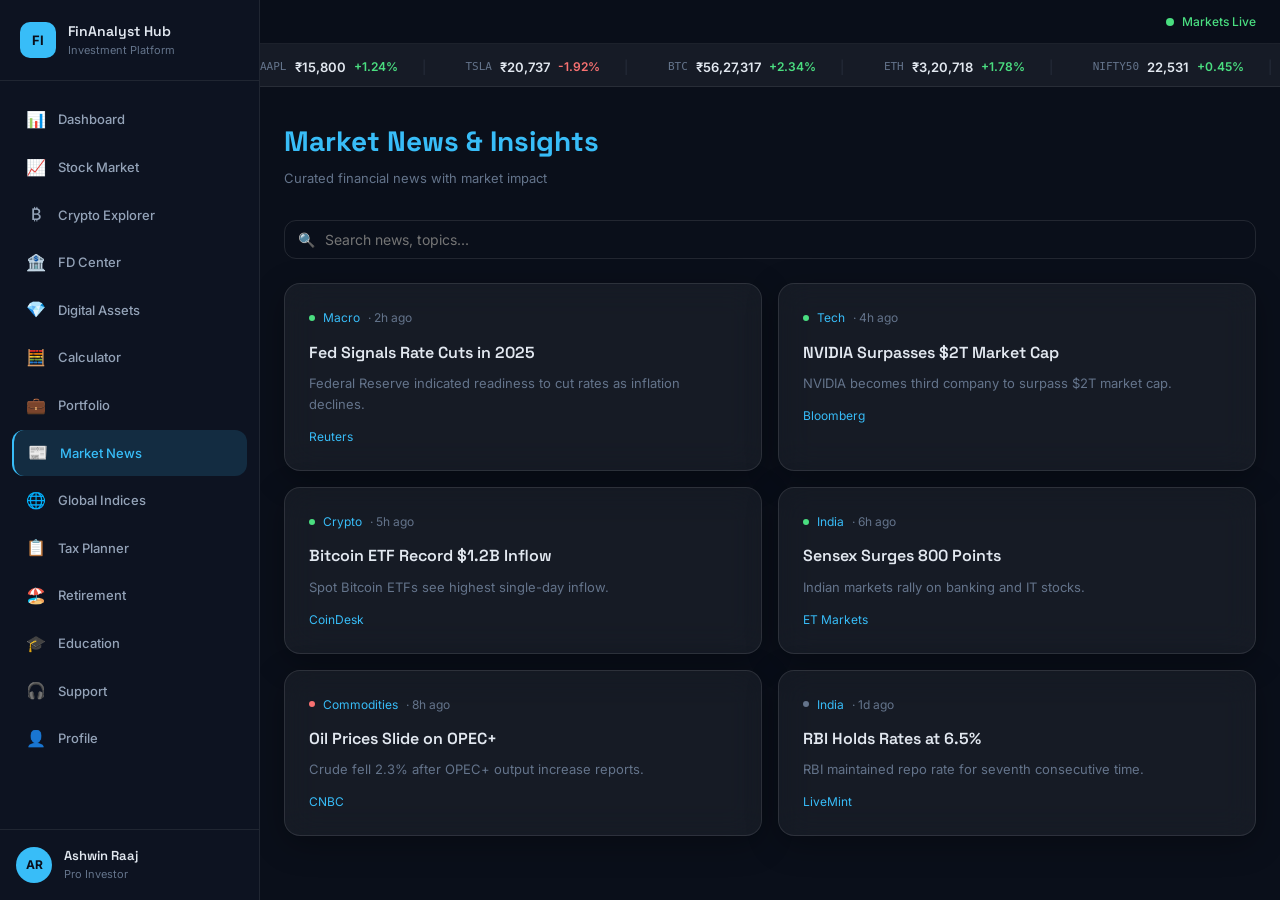
<file: public/01-Pages-HTML-CSS-JS/news.html>
<!DOCTYPE html>
<html lang="en">
<head>
    <meta charset="UTF-8">
    <meta name="viewport" content="width=device-width, initial-scale=1.0">
    <meta name="description" content="Curated financial news with market impact - Financial Analyst Investment Hub by Ashwin Raaj">
    <title>Market News & Insights | FinAnalyst Hub</title>
    <link rel="stylesheet" href="styles.css">
</head>
<body>
    <div class="app-layout">

        <!-- ===== SIDEBAR ===== -->
        <aside class="sidebar">
            <div class="sidebar-logo">
                <div class="logo-icon">FI</div>
                <div class="logo-text">
                    <h3>FinAnalyst Hub</h3>
                    <p>Investment Platform</p>
                </div>
            </div>
            <nav class="sidebar-nav" id="sidebar-nav">
                <!-- Nav items injected by script.js -->
            </nav>
            <div class="sidebar-profile">
                <div class="avatar">AR</div>
                <div class="info">
                    <h4>Ashwin Raaj</h4>
                    <p>Pro Investor</p>
                </div>
            </div>
        </aside>

        <!-- ===== MAIN CONTENT ===== -->
        <div class="main-content">

            <!-- Top Bar -->
            <header class="top-bar">
                <button class="menu-toggle" onclick="toggleSidebar()">☰</button>
                <div style="flex:1"></div>
                <div class="live-indicator">
                    <span class="live-dot"></span>
                    Markets Live
                </div>
            </header>

            <!-- Ticker -->
            <div class="ticker-bar">
                <div class="ticker-content" id="ticker-content"></div>
            </div>

            <!-- Page Content -->
            <main class="page-container">
                <div class="page-header">
                    <h1 class="page-title">Market News & Insights</h1>
                    <p class="page-subtitle">Curated financial news with market impact</p>
                </div>

                <div class="search-box" style="margin-bottom:24px">
                    <span class="search-icon">🔍</span>
                    <input type="text" placeholder="Search news, topics..." oninput="filterNews(this.value)">
                </div>
                <div id="news-grid" class="grid-2"></div>
                <script>
                    var newsItems = [
                        { title: "Fed Signals Rate Cuts in 2025", cat: "Macro", time: "2h ago", source: "Reuters", summary: "Federal Reserve indicated readiness to cut rates as inflation declines.", impact: "positive" },
                        { title: "NVIDIA Surpasses $2T Market Cap", cat: "Tech", time: "4h ago", source: "Bloomberg", summary: "NVIDIA becomes third company to surpass $2T market cap.", impact: "positive" },
                        { title: "Bitcoin ETF Record $1.2B Inflow", cat: "Crypto", time: "5h ago", source: "CoinDesk", summary: "Spot Bitcoin ETFs see highest single-day inflow.", impact: "positive" },
                        { title: "Sensex Surges 800 Points", cat: "India", time: "6h ago", source: "ET Markets", summary: "Indian markets rally on banking and IT stocks.", impact: "positive" },
                        { title: "Oil Prices Slide on OPEC+", cat: "Commodities", time: "8h ago", source: "CNBC", summary: "Crude fell 2.3% after OPEC+ output increase reports.", impact: "negative" },
                        { title: "RBI Holds Rates at 6.5%", cat: "India", time: "1d ago", source: "LiveMint", summary: "RBI maintained repo rate for seventh consecutive time.", impact: "neutral" }
                    ];

                    function renderNews(items) {
                        var html = "";
                        for (var i = 0; i < items.length; i++) {
                            var n = items[i];
                            var dotColor = n.impact === "positive" ? "var(--green)" : n.impact === "negative" ? "var(--red)" : "var(--text-muted)";
                            html += '<article class="glass-card" style="cursor:pointer">';
                            html += '  <div style="display:flex;align-items:center;gap:8px;margin-bottom:12px">';
                            html += '    <span style="display:inline-block;width:6px;height:6px;border-radius:50%;background:' + dotColor + '"></span>';
                            html += '    <span style="font-size:12px;color:var(--accent)">' + n.cat + '</span>';
                            html += '    <span style="font-size:12px;color:var(--text-muted)">· ' + n.time + '</span>';
                            html += '  </div>';
                            html += '  <h3 style="font-size:16px;margin-bottom:8px">' + n.title + '</h3>';
                            html += '  <p style="font-size:13px;color:var(--text-muted);line-height:1.6">' + n.summary + '</p>';
                            html += '  <p style="font-size:12px;color:var(--accent);margin-top:12px">' + n.source + '</p>';
                            html += '</article>';
                        }
                        document.getElementById("news-grid").innerHTML = html;
                    }

                    function filterNews(query) {
                        var filtered = newsItems.filter(function(n) {
                            return n.title.toLowerCase().indexOf(query.toLowerCase()) !== -1 || n.summary.toLowerCase().indexOf(query.toLowerCase()) !== -1;
                        });
                        renderNews(filtered);
                    }

                    renderNews(newsItems);
                </script>

            </main>
        </div>
    </div>

    <script src="script.js"></script>
</body>
</html>
</file>
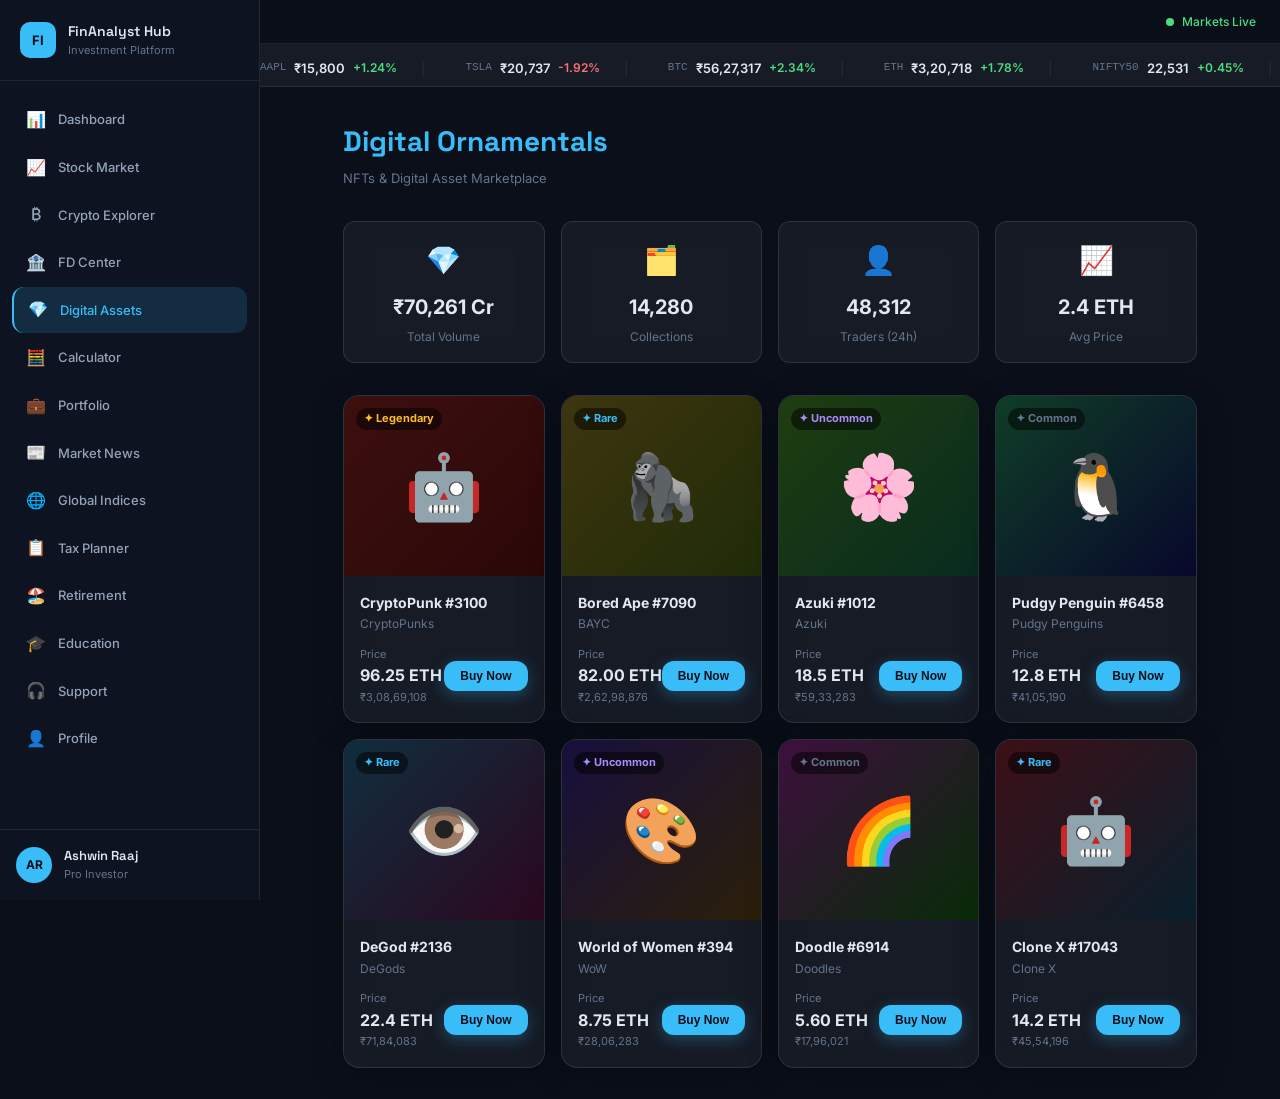
<file: public/01-Pages-HTML-CSS-JS/nft.html>
<!DOCTYPE html>
<html lang="en">
<head>
    <meta charset="UTF-8">
    <meta name="viewport" content="width=device-width, initial-scale=1.0">
    <meta name="description" content="NFTs & Digital Asset Marketplace - Financial Analyst Investment Hub by Ashwin Raaj">
    <title>Digital Ornamentals | FinAnalyst Hub</title>
    <link rel="stylesheet" href="styles.css">
</head>
<body>
    <div class="app-layout">

        <!-- ===== SIDEBAR ===== -->
        <aside class="sidebar">
            <div class="sidebar-logo">
                <div class="logo-icon">FI</div>
                <div class="logo-text">
                    <h3>FinAnalyst Hub</h3>
                    <p>Investment Platform</p>
                </div>
            </div>
            <nav class="sidebar-nav" id="sidebar-nav">
                <!-- Nav items injected by script.js -->
            </nav>
            <div class="sidebar-profile">
                <div class="avatar">AR</div>
                <div class="info">
                    <h4>Ashwin Raaj</h4>
                    <p>Pro Investor</p>
                </div>
            </div>
        </aside>

        <!-- ===== MAIN CONTENT ===== -->
        <div class="main-content">

            <!-- Top Bar -->
            <header class="top-bar">
                <button class="menu-toggle" onclick="toggleSidebar()">☰</button>
                <div style="flex:1"></div>
                <div class="live-indicator">
                    <span class="live-dot"></span>
                    Markets Live
                </div>
            </header>

            <!-- Ticker -->
            <div class="ticker-bar">
                <div class="ticker-content" id="ticker-content"></div>
            </div>

            <!-- Page Content -->
            <main class="page-container">
                <div class="page-header">
                    <h1 class="page-title">Digital Ornamentals</h1>
                    <p class="page-subtitle">NFTs & Digital Asset Marketplace</p>
                </div>

                <div class="grid-4" style="margin-bottom:32px">
                    <div class="glass-card-sm stat-card"><div class="stat-icon">💎</div><div class="stat-value">₹70,261 Cr</div><div class="stat-label">Total Volume</div></div>
                    <div class="glass-card-sm stat-card"><div class="stat-icon">🗂️</div><div class="stat-value">14,280</div><div class="stat-label">Collections</div></div>
                    <div class="glass-card-sm stat-card"><div class="stat-icon">👤</div><div class="stat-value">48,312</div><div class="stat-label">Traders (24h)</div></div>
                    <div class="glass-card-sm stat-card"><div class="stat-icon">📈</div><div class="stat-value">2.4 ETH</div><div class="stat-label">Avg Price</div></div>
                </div>

                <div class="grid-4" id="nft-grid"></div>

                <script>
                    var nfts = [
                        { name: "CryptoPunk #3100", collection: "CryptoPunks", price: "96.25 ETH", inr: "₹3,08,69,108", icon: "🤖", rarity: "Legendary" },
                        { name: "Bored Ape #7090", collection: "BAYC", price: "82.00 ETH", inr: "₹2,62,98,876", icon: "🦍", rarity: "Rare" },
                        { name: "Azuki #1012", collection: "Azuki", price: "18.5 ETH", inr: "₹59,33,283", icon: "🌸", rarity: "Uncommon" },
                        { name: "Pudgy Penguin #6458", collection: "Pudgy Penguins", price: "12.8 ETH", inr: "₹41,05,190", icon: "🐧", rarity: "Common" },
                        { name: "DeGod #2136", collection: "DeGods", price: "22.4 ETH", inr: "₹71,84,083", icon: "👁️", rarity: "Rare" },
                        { name: "World of Women #394", collection: "WoW", price: "8.75 ETH", inr: "₹28,06,283", icon: "🎨", rarity: "Uncommon" },
                        { name: "Doodle #6914", collection: "Doodles", price: "5.60 ETH", inr: "₹17,96,021", icon: "🌈", rarity: "Common" },
                        { name: "Clone X #17043", collection: "Clone X", price: "14.2 ETH", inr: "₹45,54,196", icon: "🤖", rarity: "Rare" }
                    ];

                    var rarityColors = { Legendary: "var(--gold)", Rare: "var(--accent)", Uncommon: "#a78bfa", Common: "var(--text-muted)" };

                    var html = "";
                    for (var i = 0; i < nfts.length; i++) {
                        var n = nfts[i];
                        html += '<div class="glass-card" style="padding:0;overflow:hidden">';
                        html += '  <div style="height:180px;display:flex;align-items:center;justify-content:center;font-size:64px;background:linear-gradient(135deg,hsl(' + (i*50)%360 + ' 60% 15%),hsl(' + (i*80)%360 + ' 70% 10%))">';
                        html += '    ' + n.icon;
                        html += '    <span style="position:absolute;top:12px;left:12px;background:rgba(0,0,0,0.5);padding:2px 8px;border-radius:12px;font-size:11px;font-weight:700;color:' + rarityColors[n.rarity] + '">✦ ' + n.rarity + '</span>';
                        html += '  </div>';
                        html += '  <div style="padding:16px">';
                        html += '    <p style="font-weight:700;font-size:14px">' + n.name + '</p>';
                        html += '    <p style="color:var(--text-muted);font-size:12px">' + n.collection + '</p>';
                        html += '    <div style="display:flex;justify-content:space-between;align-items:center;margin-top:12px">';
                        html += '      <div><p style="color:var(--text-muted);font-size:11px">Price</p><p style="font-weight:700">' + n.price + '</p><p style="color:var(--text-muted);font-size:11px">' + n.inr + '</p></div>';
                        html += '      <button class="btn-primary" style="padding:8px 16px;font-size:12px">Buy Now</button>';
                        html += '    </div>';
                        html += '  </div>';
                        html += '</div>';
                    }
                    document.getElementById("nft-grid").innerHTML = html;
                </script>

            </main>
        </div>
    </div>

    <script src="script.js"></script>
</body>
</html>
</file>
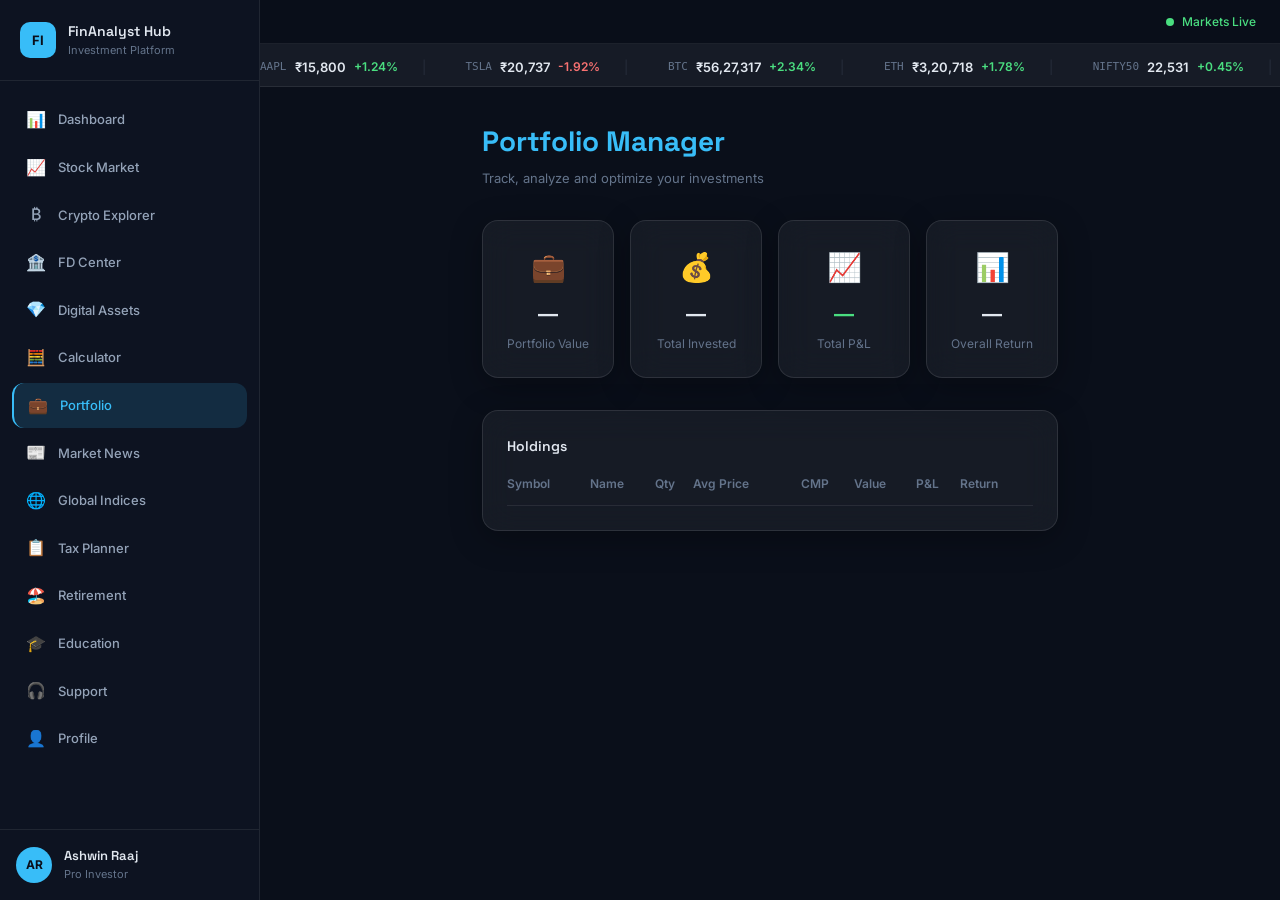
<file: public/01-Pages-HTML-CSS-JS/portfolio.html>
<!DOCTYPE html>
<html lang="en">
<head>
    <meta charset="UTF-8">
    <meta name="viewport" content="width=device-width, initial-scale=1.0">
    <meta name="description" content="Track, analyze and optimize your investments - Financial Analyst Investment Hub by Ashwin Raaj">
    <title>Portfolio Manager | FinAnalyst Hub</title>
    <link rel="stylesheet" href="styles.css">
</head>
<body>
    <div class="app-layout">

        <!-- ===== SIDEBAR ===== -->
        <aside class="sidebar">
            <div class="sidebar-logo">
                <div class="logo-icon">FI</div>
                <div class="logo-text">
                    <h3>FinAnalyst Hub</h3>
                    <p>Investment Platform</p>
                </div>
            </div>
            <nav class="sidebar-nav" id="sidebar-nav">
                <!-- Nav items injected by script.js -->
            </nav>
            <div class="sidebar-profile">
                <div class="avatar">AR</div>
                <div class="info">
                    <h4>Ashwin Raaj</h4>
                    <p>Pro Investor</p>
                </div>
            </div>
        </aside>

        <!-- ===== MAIN CONTENT ===== -->
        <div class="main-content">

            <!-- Top Bar -->
            <header class="top-bar">
                <button class="menu-toggle" onclick="toggleSidebar()">☰</button>
                <div style="flex:1"></div>
                <div class="live-indicator">
                    <span class="live-dot"></span>
                    Markets Live
                </div>
            </header>

            <!-- Ticker -->
            <div class="ticker-bar">
                <div class="ticker-content" id="ticker-content"></div>
            </div>

            <!-- Page Content -->
            <main class="page-container">
                <div class="page-header">
                    <h1 class="page-title">Portfolio Manager</h1>
                    <p class="page-subtitle">Track, analyze and optimize your investments</p>
                </div>

                <div class="grid-4" style="margin-bottom:32px">
                    <div class="glass-card stat-card"><div class="stat-icon">💼</div><div class="stat-value" id="pf-total">—</div><div class="stat-label">Portfolio Value</div></div>
                    <div class="glass-card stat-card"><div class="stat-icon">💰</div><div class="stat-value" id="pf-cost">—</div><div class="stat-label">Total Invested</div></div>
                    <div class="glass-card stat-card"><div class="stat-icon">📈</div><div class="stat-value" id="pf-pl" style="color:var(--green)">—</div><div class="stat-label">Total P&L</div></div>
                    <div class="glass-card stat-card"><div class="stat-icon">📊</div><div class="stat-value" id="pf-pct">—</div><div class="stat-label">Overall Return</div></div>
                </div>

                <div class="glass-card">
                    <h3 style="font-size:14px;margin-bottom:16px">Holdings</h3>
                    <table>
                        <thead><tr><th>Symbol</th><th>Name</th><th>Qty</th><th>Avg Price</th><th>CMP</th><th>Value</th><th>P&L</th><th>Return</th></tr></thead>
                        <tbody id="holdings-table"></tbody>
                    </table>
                </div>

                <script>
                    var USD = 83.47;
                    var holdings = [
                        { symbol: "AAPL", name: "Apple Inc.", qty: 15, avg: Math.round(155*USD), cmp: Math.round(189.30*USD) },
                        { symbol: "NVDA", name: "NVIDIA Corp.", qty: 8, avg: Math.round(650*USD), cmp: Math.round(875.39*USD) },
                        { symbol: "BTC", name: "Bitcoin", qty: 0.12, avg: Math.round(52000*USD), cmp: Math.round(67420*USD) },
                        { symbol: "ETH", name: "Ethereum", qty: 2.5, avg: Math.round(2800*USD), cmp: Math.round(3842*USD) },
                        { symbol: "RELIANCE", name: "Reliance Ind.", qty: 30, avg: 2650, cmp: 2948 },
                        { symbol: "HDFC Flexi", name: "HDFC Flexi Cap", qty: 500, avg: 48, cmp: 64 }
                    ];

                    var totalVal = 0, totalCost = 0;
                    var rows = "";
                    for (var i = 0; i < holdings.length; i++) {
                        var h = holdings[i];
                        var val = h.qty * h.cmp;
                        var cost = h.qty * h.avg;
                        var pl = val - cost;
                        var pct = (pl / cost * 100).toFixed(2);
                        totalVal += val;
                        totalCost += cost;
                        var plColor = pl >= 0 ? "var(--green)" : "var(--red)";
                        var badge = pl >= 0 ? "badge-gain" : "badge-loss";
                        rows += '<tr>';
                        rows += '<td><span style="background:var(--accent-light);color:var(--accent);padding:2px 8px;border-radius:8px;font-size:12px;font-weight:600">' + h.symbol + '</span></td>';
                        rows += '<td>' + h.name + '</td>';
                        rows += '<td style="color:var(--text-muted)">' + h.qty + '</td>';
                        rows += '<td style="color:var(--text-muted)">' + formatINR(h.avg) + '</td>';
                        rows += '<td style="font-weight:600">' + formatINR(h.cmp) + '</td>';
                        rows += '<td style="font-weight:600">' + formatINR(val) + '</td>';
                        rows += '<td style="color:' + plColor + ';font-weight:600">' + (pl>=0?"+":"") + formatINR(pl) + '</td>';
                        rows += '<td><span class="' + badge + '">' + (pl>=0?"+":"") + pct + '%</span></td>';
                        rows += '</tr>';
                    }
                    document.getElementById("holdings-table").innerHTML = rows;
                    document.getElementById("pf-total").textContent = formatINR(totalVal);
                    document.getElementById("pf-cost").textContent = formatINR(totalCost);
                    var totalPL = totalVal - totalCost;
                    document.getElementById("pf-pl").textContent = (totalPL>=0?"+":"") + formatINR(totalPL);
                    document.getElementById("pf-pct").textContent = (totalPL/totalCost*100).toFixed(2) + "%";
                </script>

            </main>
        </div>
    </div>

    <script src="script.js"></script>
</body>
</html>
</file>
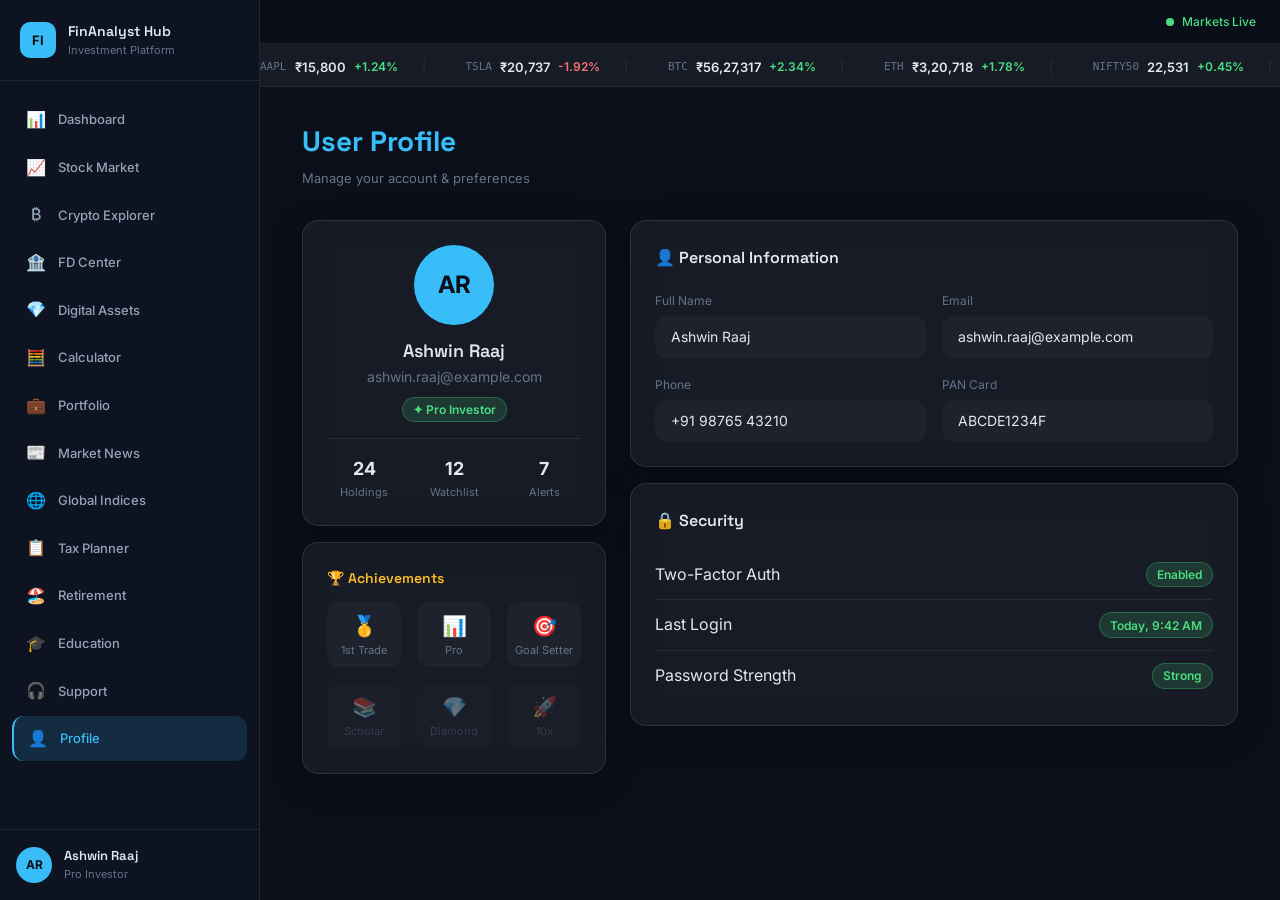
<file: public/01-Pages-HTML-CSS-JS/profile.html>
<!DOCTYPE html>
<html lang="en">
<head>
    <meta charset="UTF-8">
    <meta name="viewport" content="width=device-width, initial-scale=1.0">
    <meta name="description" content="Manage your account & preferences - Financial Analyst Investment Hub by Ashwin Raaj">
    <title>User Profile | FinAnalyst Hub</title>
    <link rel="stylesheet" href="styles.css">
</head>
<body>
    <div class="app-layout">

        <!-- ===== SIDEBAR ===== -->
        <aside class="sidebar">
            <div class="sidebar-logo">
                <div class="logo-icon">FI</div>
                <div class="logo-text">
                    <h3>FinAnalyst Hub</h3>
                    <p>Investment Platform</p>
                </div>
            </div>
            <nav class="sidebar-nav" id="sidebar-nav">
                <!-- Nav items injected by script.js -->
            </nav>
            <div class="sidebar-profile">
                <div class="avatar">AR</div>
                <div class="info">
                    <h4>Ashwin Raaj</h4>
                    <p>Pro Investor</p>
                </div>
            </div>
        </aside>

        <!-- ===== MAIN CONTENT ===== -->
        <div class="main-content">

            <!-- Top Bar -->
            <header class="top-bar">
                <button class="menu-toggle" onclick="toggleSidebar()">☰</button>
                <div style="flex:1"></div>
                <div class="live-indicator">
                    <span class="live-dot"></span>
                    Markets Live
                </div>
            </header>

            <!-- Ticker -->
            <div class="ticker-bar">
                <div class="ticker-content" id="ticker-content"></div>
            </div>

            <!-- Page Content -->
            <main class="page-container">
                <div class="page-header">
                    <h1 class="page-title">User Profile</h1>
                    <p class="page-subtitle">Manage your account & preferences</p>
                </div>

                <div class="grid-1-2">
                    <div>
                        <div class="glass-card" style="text-align:center">
                            <div style="width:80px;height:80px;border-radius:50%;background:var(--accent);display:flex;align-items:center;justify-content:center;font-size:24px;font-weight:700;margin:0 auto 12px;color:var(--bg-dark)">AR</div>
                            <h2 style="font-size:18px">Ashwin Raaj</h2>
                            <p style="color:var(--text-muted);font-size:14px">ashwin.raaj@example.com</p>
                            <span class="badge-gain" style="margin-top:8px">✦ Pro Investor</span>
                            <div class="grid-3" style="margin-top:16px;padding-top:16px;border-top:1px solid var(--border-color)">
                                <div><p style="font-size:18px;font-weight:700">24</p><p style="color:var(--text-muted);font-size:11px">Holdings</p></div>
                                <div><p style="font-size:18px;font-weight:700">12</p><p style="color:var(--text-muted);font-size:11px">Watchlist</p></div>
                                <div><p style="font-size:18px;font-weight:700">7</p><p style="color:var(--text-muted);font-size:11px">Alerts</p></div>
                            </div>
                        </div>

                        <div class="glass-card" style="margin-top:16px">
                            <h3 style="font-size:14px;margin-bottom:12px;color:var(--gold)">🏆 Achievements</h3>
                            <div class="grid-3">
                                <div style="text-align:center;padding:8px;border-radius:12px;background:rgba(255,255,255,0.03)"><p style="font-size:20px">🥇</p><p style="font-size:11px;color:var(--text-muted)">1st Trade</p></div>
                                <div style="text-align:center;padding:8px;border-radius:12px;background:rgba(255,255,255,0.03)"><p style="font-size:20px">📊</p><p style="font-size:11px;color:var(--text-muted)">Pro</p></div>
                                <div style="text-align:center;padding:8px;border-radius:12px;background:rgba(255,255,255,0.03)"><p style="font-size:20px">🎯</p><p style="font-size:11px;color:var(--text-muted)">Goal Setter</p></div>
                                <div style="text-align:center;padding:8px;border-radius:12px;background:rgba(255,255,255,0.03);opacity:0.4"><p style="font-size:20px">📚</p><p style="font-size:11px;color:var(--text-muted)">Scholar</p></div>
                                <div style="text-align:center;padding:8px;border-radius:12px;background:rgba(255,255,255,0.03);opacity:0.4"><p style="font-size:20px">💎</p><p style="font-size:11px;color:var(--text-muted)">Diamond</p></div>
                                <div style="text-align:center;padding:8px;border-radius:12px;background:rgba(255,255,255,0.03);opacity:0.4"><p style="font-size:20px">🚀</p><p style="font-size:11px;color:var(--text-muted)">10x</p></div>
                            </div>
                        </div>
                    </div>

                    <div>
                        <div class="glass-card" style="margin-bottom:16px">
                            <h3 style="font-size:16px;margin-bottom:20px">👤 Personal Information</h3>
                            <div class="grid-2">
                                <div><label style="font-size:12px;color:var(--text-muted);display:block;margin-bottom:6px">Full Name</label><p style="background:rgba(255,255,255,0.03);padding:10px 16px;border-radius:12px;font-size:14px">Ashwin Raaj</p></div>
                                <div><label style="font-size:12px;color:var(--text-muted);display:block;margin-bottom:6px">Email</label><p style="background:rgba(255,255,255,0.03);padding:10px 16px;border-radius:12px;font-size:14px">ashwin.raaj@example.com</p></div>
                                <div><label style="font-size:12px;color:var(--text-muted);display:block;margin-bottom:6px">Phone</label><p style="background:rgba(255,255,255,0.03);padding:10px 16px;border-radius:12px;font-size:14px">+91 98765 43210</p></div>
                                <div><label style="font-size:12px;color:var(--text-muted);display:block;margin-bottom:6px">PAN Card</label><p style="background:rgba(255,255,255,0.03);padding:10px 16px;border-radius:12px;font-size:14px">ABCDE1234F</p></div>
                            </div>
                        </div>

                        <div class="glass-card">
                            <h3 style="font-size:16px;margin-bottom:16px">🔒 Security</h3>
                            <div>
                                <div style="display:flex;justify-content:space-between;padding:12px 0;border-bottom:1px solid var(--border-color)"><span>Two-Factor Auth</span><span class="badge-gain">Enabled</span></div>
                                <div style="display:flex;justify-content:space-between;padding:12px 0;border-bottom:1px solid var(--border-color)"><span>Last Login</span><span class="badge-gain">Today, 9:42 AM</span></div>
                                <div style="display:flex;justify-content:space-between;padding:12px 0"><span>Password Strength</span><span class="badge-gain">Strong</span></div>
                            </div>
                        </div>
                    </div>
                </div>

            </main>
        </div>
    </div>

    <script src="script.js"></script>
</body>
</html>
</file>
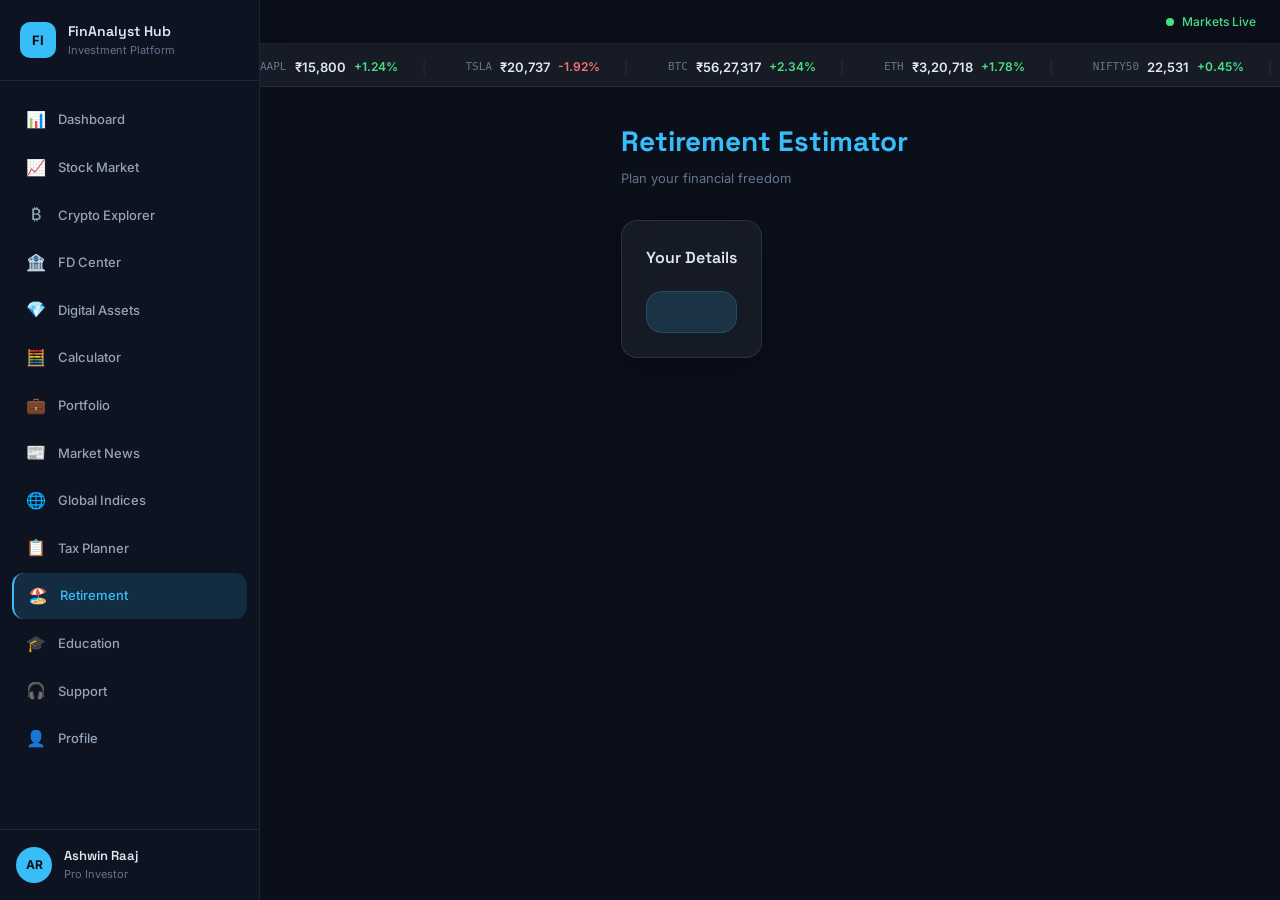
<file: public/01-Pages-HTML-CSS-JS/retirement.html>
<!DOCTYPE html>
<html lang="en">
<head>
    <meta charset="UTF-8">
    <meta name="viewport" content="width=device-width, initial-scale=1.0">
    <meta name="description" content="Plan your financial freedom - Financial Analyst Investment Hub by Ashwin Raaj">
    <title>Retirement Estimator | FinAnalyst Hub</title>
    <link rel="stylesheet" href="styles.css">
</head>
<body>
    <div class="app-layout">

        <!-- ===== SIDEBAR ===== -->
        <aside class="sidebar">
            <div class="sidebar-logo">
                <div class="logo-icon">FI</div>
                <div class="logo-text">
                    <h3>FinAnalyst Hub</h3>
                    <p>Investment Platform</p>
                </div>
            </div>
            <nav class="sidebar-nav" id="sidebar-nav">
                <!-- Nav items injected by script.js -->
            </nav>
            <div class="sidebar-profile">
                <div class="avatar">AR</div>
                <div class="info">
                    <h4>Ashwin Raaj</h4>
                    <p>Pro Investor</p>
                </div>
            </div>
        </aside>

        <!-- ===== MAIN CONTENT ===== -->
        <div class="main-content">

            <!-- Top Bar -->
            <header class="top-bar">
                <button class="menu-toggle" onclick="toggleSidebar()">☰</button>
                <div style="flex:1"></div>
                <div class="live-indicator">
                    <span class="live-dot"></span>
                    Markets Live
                </div>
            </header>

            <!-- Ticker -->
            <div class="ticker-bar">
                <div class="ticker-content" id="ticker-content"></div>
            </div>

            <!-- Page Content -->
            <main class="page-container">
                <div class="page-header">
                    <h1 class="page-title">Retirement Estimator</h1>
                    <p class="page-subtitle">Plan your financial freedom</p>
                </div>

                <div class="grid-2">
                    <div class="glass-card">
                        <h2 style="font-size:16px;margin-bottom:20px">Your Details</h2>
                        <div id="ret-sliders"></div>
                        <div class="result-box" id="ret-result" style="margin-top:20px"></div>
                    </div>
                    <div id="ret-cards"></div>
                </div>

                <script>
                    var retParams = [
                        { id: "age", label: "Current Age", min: 18, max: 60, step: 1, value: 30, unit: " yrs" },
                        { id: "retire", label: "Retirement Age", min: 40, max: 75, step: 1, value: 60, unit: " yrs" },
                        { id: "monthly", label: "Monthly Expenses", min: 10000, max: 500000, step: 5000, value: 50000, unit: "", isCurrency: true },
                        { id: "inflation", label: "Expected Inflation", min: 3, max: 12, step: 0.5, value: 6, unit: "%" },
                        { id: "returns", label: "Expected Returns", min: 6, max: 20, step: 0.5, value: 12, unit: "%" }
                    ];

                    var slidersHtml = "";
                    for (var i = 0; i < retParams.length; i++) {
                        var p = retParams[i];
                        var displayVal = p.isCurrency ? formatINR(p.value) : p.value + p.unit;
                        slidersHtml += '<div style="margin-bottom:20px">';
                        slidersHtml += '  <div style="display:flex;justify-content:space-between;margin-bottom:8px">';
                        slidersHtml += '    <label style="font-size:12px;color:var(--text-muted)">' + p.label + '</label>';
                        slidersHtml += '    <span id="ret-' + p.id + '-val" style="font-size:12px;font-weight:700;color:var(--accent)">' + displayVal + '</span>';
                        slidersHtml += '  </div>';
                        slidersHtml += '  <input type="range" id="ret-' + p.id + '" min="' + p.min + '" max="' + p.max + '" step="' + p.step + '" value="' + p.value + '" oninput="calcRetirement()">';
                        slidersHtml += '</div>';
                    }
                    document.getElementById("ret-sliders").innerHTML = slidersHtml;

                    function calcRetirement() {
                        var age = parseFloat(document.getElementById("ret-age").value);
                        var retire = parseFloat(document.getElementById("ret-retire").value);
                        var monthly = parseFloat(document.getElementById("ret-monthly").value);
                        var inflation = parseFloat(document.getElementById("ret-inflation").value);
                        var returns = parseFloat(document.getElementById("ret-returns").value);

                        document.getElementById("ret-age-val").textContent = age + " yrs";
                        document.getElementById("ret-retire-val").textContent = retire + " yrs";
                        document.getElementById("ret-monthly-val").textContent = formatINR(monthly);
                        document.getElementById("ret-inflation-val").textContent = inflation + "%";
                        document.getElementById("ret-returns-val").textContent = returns + "%";

                        var years = retire - age;
                        var futureMonthly = monthly * Math.pow(1 + inflation/100, years);
                        var corpus = futureMonthly * 12 / ((returns - inflation) / 100);
                        var r = returns / 1200;
                        var n = years * 12;
                        var sipNeeded = corpus * r / (Math.pow(1 + r, n) - 1);

                        document.getElementById("ret-result").innerHTML =
                            '<div class="result-row"><span class="label">Years to Retire</span><span class="value">' + years + ' years</span></div>' +
                            '<div class="result-row"><span class="label">Future Monthly Need</span><span class="value">' + formatINR(futureMonthly) + '</span></div>' +
                            '<div class="result-row total"><span class="label">Corpus Needed</span><span class="value">' + formatINR(corpus) + '</span></div>' +
                            '<div class="result-row"><span class="label">Monthly SIP Required</span><span class="value" style="color:var(--gold)">' + formatINR(sipNeeded) + '</span></div>';

                        document.getElementById("ret-cards").innerHTML =
                            '<div style="display:flex;flex-direction:column;gap:16px">' +
                            '<div class="glass-card" style="display:flex;align-items:center;gap:16px"><span style="font-size:32px">🎯</span><div><p style="font-size:20px;font-weight:700;color:var(--accent)">' + formatINR(corpus) + '</p><p style="color:var(--text-muted);font-size:12px">Corpus Needed at Retirement</p></div></div>' +
                            '<div class="glass-card" style="display:flex;align-items:center;gap:16px"><span style="font-size:32px">📅</span><div><p style="font-size:20px;font-weight:700;color:var(--gold)">' + formatINR(sipNeeded) + '</p><p style="color:var(--text-muted);font-size:12px">Monthly SIP Required</p></div></div>' +
                            '<div class="glass-card" style="display:flex;align-items:center;gap:16px"><span style="font-size:32px">🏖️</span><div><p style="font-size:20px;font-weight:700;color:var(--green)">' + formatINR(futureMonthly) + '</p><p style="color:var(--text-muted);font-size:12px">Monthly Expenses at Retirement</p></div></div>' +
                            '</div>';
                    }
                    calcRetirement();
                </script>

            </main>
        </div>
    </div>

    <script src="script.js"></script>
</body>
</html>
</file>
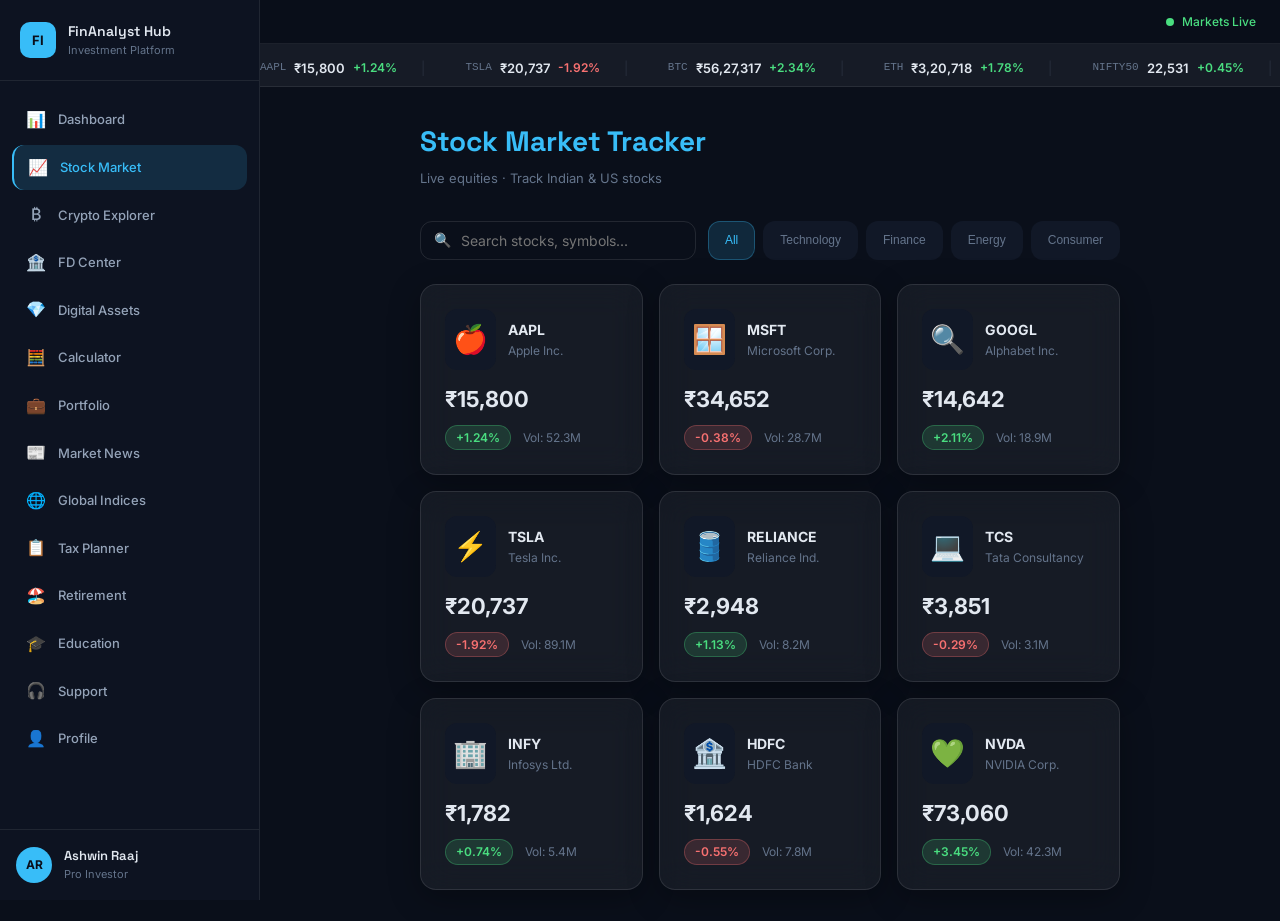
<file: public/01-Pages-HTML-CSS-JS/stocks.html>
<!DOCTYPE html>
<html lang="en">
<head>
    <meta charset="UTF-8">
    <meta name="viewport" content="width=device-width, initial-scale=1.0">
    <meta name="description" content="Live equities · Track Indian & US stocks - Financial Analyst Investment Hub by Ashwin Raaj">
    <title>Stock Market Tracker | FinAnalyst Hub</title>
    <link rel="stylesheet" href="styles.css">
</head>
<body>
    <div class="app-layout">

        <!-- ===== SIDEBAR ===== -->
        <aside class="sidebar">
            <div class="sidebar-logo">
                <div class="logo-icon">FI</div>
                <div class="logo-text">
                    <h3>FinAnalyst Hub</h3>
                    <p>Investment Platform</p>
                </div>
            </div>
            <nav class="sidebar-nav" id="sidebar-nav">
                <!-- Nav items injected by script.js -->
            </nav>
            <div class="sidebar-profile">
                <div class="avatar">AR</div>
                <div class="info">
                    <h4>Ashwin Raaj</h4>
                    <p>Pro Investor</p>
                </div>
            </div>
        </aside>

        <!-- ===== MAIN CONTENT ===== -->
        <div class="main-content">

            <!-- Top Bar -->
            <header class="top-bar">
                <button class="menu-toggle" onclick="toggleSidebar()">☰</button>
                <div style="flex:1"></div>
                <div class="live-indicator">
                    <span class="live-dot"></span>
                    Markets Live
                </div>
            </header>

            <!-- Ticker -->
            <div class="ticker-bar">
                <div class="ticker-content" id="ticker-content"></div>
            </div>

            <!-- Page Content -->
            <main class="page-container">
                <div class="page-header">
                    <h1 class="page-title">Stock Market Tracker</h1>
                    <p class="page-subtitle">Live equities · Track Indian & US stocks</p>
                </div>

                <!-- Search & Filters - onSearch event handler -->
                <div style="display:flex;gap:12px;margin-bottom:24px;flex-wrap:wrap">
                    <div class="search-box" style="flex:1;min-width:200px">
                        <span class="search-icon">🔍</span>
                        <input type="text" id="stock-search" placeholder="Search stocks, symbols..." oninput="filterStocks()">
                    </div>
                    <div class="filter-group" id="sector-filters">
                        <!-- Sector filters built by JS -->
                    </div>
                </div>

                <!-- Stock Cards Grid -->
                <div class="grid-3" id="stock-grid">
                    <!-- Injected by JS -->
                </div>

                <script>
                    var allStocks = [
                        { symbol: "AAPL", name: "Apple Inc.", price: "₹15,800", change: 1.24, volume: "52.3M", icon: "🍎", sector: "Technology" },
                        { symbol: "MSFT", name: "Microsoft Corp.", price: "₹34,652", change: -0.38, volume: "28.7M", icon: "🪟", sector: "Technology" },
                        { symbol: "GOOGL", name: "Alphabet Inc.", price: "₹14,642", change: 2.11, volume: "18.9M", icon: "🔍", sector: "Technology" },
                        { symbol: "TSLA", name: "Tesla Inc.", price: "₹20,737", change: -1.92, volume: "89.1M", icon: "⚡", sector: "Consumer" },
                        { symbol: "RELIANCE", name: "Reliance Ind.", price: "₹2,948", change: 1.13, volume: "8.2M", icon: "🛢️", sector: "Energy" },
                        { symbol: "TCS", name: "Tata Consultancy", price: "₹3,851", change: -0.29, volume: "3.1M", icon: "💻", sector: "Technology" },
                        { symbol: "INFY", name: "Infosys Ltd.", price: "₹1,782", change: 0.74, volume: "5.4M", icon: "🏢", sector: "Technology" },
                        { symbol: "HDFC", name: "HDFC Bank", price: "₹1,624", change: -0.55, volume: "7.8M", icon: "🏦", sector: "Finance" },
                        { symbol: "NVDA", name: "NVIDIA Corp.", price: "₹73,060", change: 3.45, volume: "42.3M", icon: "💚", sector: "Technology" }
                    ];

                    var currentSector = "All";
                    var sectors = ["All", "Technology", "Finance", "Energy", "Consumer"];

                    // Build sector filter buttons
                    var filterHtml = "";
                    for (var i = 0; i < sectors.length; i++) {
                        var activeClass = sectors[i] === "All" ? " active" : "";
                        filterHtml += '<button class="filter-btn' + activeClass + '" onclick="setSector(\'' + sectors[i] + '\')">' + sectors[i] + '</button>';
                    }
                    document.getElementById("sector-filters").innerHTML = filterHtml;

                    // onSearch event handler - filters stocks in real time
                    function filterStocks() {
                        var query = document.getElementById("stock-search").value.toLowerCase();
                        var filtered = allStocks.filter(function(s) {
                            var matchesSearch = s.symbol.toLowerCase().indexOf(query) !== -1 ||
                                                s.name.toLowerCase().indexOf(query) !== -1;
                            var matchesSector = currentSector === "All" || s.sector === currentSector;
                            return matchesSearch && matchesSector;
                        });
                        renderStocks(filtered);
                    }

                    function setSector(sector) {
                        currentSector = sector;
                        // Update active button
                        var buttons = document.querySelectorAll("#sector-filters .filter-btn");
                        for (var i = 0; i < buttons.length; i++) {
                            buttons[i].classList.remove("active");
                            if (buttons[i].textContent === sector) buttons[i].classList.add("active");
                        }
                        filterStocks();
                    }

                    function renderStocks(stocks) {
                        var container = document.getElementById("stock-grid");
                        var html = "";
                        for (var i = 0; i < stocks.length; i++) {
                            var s = stocks[i];
                            var badgeClass = s.change >= 0 ? "badge-gain" : "badge-loss";
                            var sign = s.change >= 0 ? "+" : "";
                            html += '<div class="glass-card" style="cursor:pointer" onclick="selectAsset(\'' + s.symbol + '\')">';
                            html += '  <div style="display:flex;align-items:center;gap:12px;margin-bottom:12px">';
                            html += '    <span style="font-size:28px;background:var(--bg-card);padding:8px;border-radius:12px">' + s.icon + '</span>';
                            html += '    <div>';
                            html += '      <p style="font-weight:700;font-size:14px">' + s.symbol + '</p>';
                            html += '      <p style="color:var(--text-muted);font-size:12px">' + s.name + '</p>';
                            html += '    </div>';
                            html += '  </div>';
                            html += '  <p style="font-size:22px;font-weight:700;margin-bottom:8px">' + s.price + '</p>';
                            html += '  <div style="display:flex;align-items:center;gap:12px">';
                            html += '    <span class="' + badgeClass + '">' + sign + s.change.toFixed(2) + '%</span>';
                            html += '    <span style="color:var(--text-muted);font-size:12px">Vol: ' + s.volume + '</span>';
                            html += '  </div>';
                            html += '</div>';
                        }
                        if (stocks.length === 0) {
                            html = '<p style="color:var(--text-muted);text-align:center;grid-column:span 3;padding:60px 0">No stocks match your search.</p>';
                        }
                        container.innerHTML = html;
                    }

                    // onClick handler for asset selection
                    function selectAsset(symbol) {
                        var stock = allStocks.find(function(s) { return s.symbol === symbol; });
                        alert("Selected: " + stock.name + "\nPrice: " + stock.price + "\nChange: " + (stock.change >= 0 ? "+" : "") + stock.change + "%\nVolume: " + stock.volume);
                    }

                    // Initial render
                    renderStocks(allStocks);
                </script>

            </main>
        </div>
    </div>

    <script src="script.js"></script>
</body>
</html>
</file>
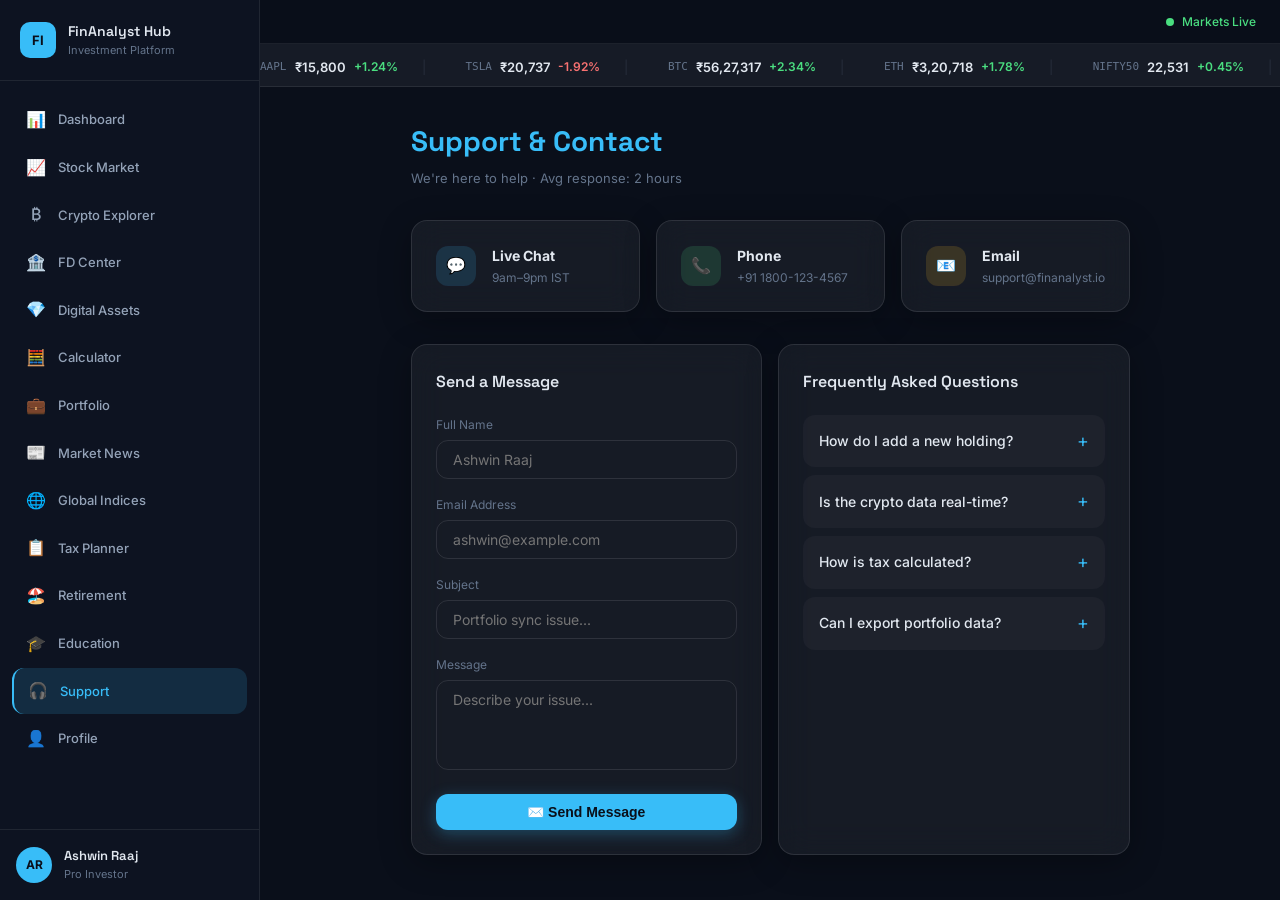
<file: public/01-Pages-HTML-CSS-JS/support.html>
<!DOCTYPE html>
<html lang="en">
<head>
    <meta charset="UTF-8">
    <meta name="viewport" content="width=device-width, initial-scale=1.0">
    <meta name="description" content="We're here to help · Avg response: 2 hours - Financial Analyst Investment Hub by Ashwin Raaj">
    <title>Support & Contact | FinAnalyst Hub</title>
    <link rel="stylesheet" href="styles.css">
</head>
<body>
    <div class="app-layout">

        <!-- ===== SIDEBAR ===== -->
        <aside class="sidebar">
            <div class="sidebar-logo">
                <div class="logo-icon">FI</div>
                <div class="logo-text">
                    <h3>FinAnalyst Hub</h3>
                    <p>Investment Platform</p>
                </div>
            </div>
            <nav class="sidebar-nav" id="sidebar-nav">
                <!-- Nav items injected by script.js -->
            </nav>
            <div class="sidebar-profile">
                <div class="avatar">AR</div>
                <div class="info">
                    <h4>Ashwin Raaj</h4>
                    <p>Pro Investor</p>
                </div>
            </div>
        </aside>

        <!-- ===== MAIN CONTENT ===== -->
        <div class="main-content">

            <!-- Top Bar -->
            <header class="top-bar">
                <button class="menu-toggle" onclick="toggleSidebar()">☰</button>
                <div style="flex:1"></div>
                <div class="live-indicator">
                    <span class="live-dot"></span>
                    Markets Live
                </div>
            </header>

            <!-- Ticker -->
            <div class="ticker-bar">
                <div class="ticker-content" id="ticker-content"></div>
            </div>

            <!-- Page Content -->
            <main class="page-container">
                <div class="page-header">
                    <h1 class="page-title">Support & Contact</h1>
                    <p class="page-subtitle">We're here to help · Avg response: 2 hours</p>
                </div>

                <div class="grid-3" style="margin-bottom:32px">
                    <div class="glass-card" style="display:flex;align-items:center;gap:16px">
                        <div style="width:40px;height:40px;border-radius:12px;background:var(--accent-light);display:flex;align-items:center;justify-content:center;color:var(--accent)">💬</div>
                        <div><p style="font-weight:700;font-size:14px">Live Chat</p><p style="color:var(--text-muted);font-size:12px">9am–9pm IST</p></div>
                    </div>
                    <div class="glass-card" style="display:flex;align-items:center;gap:16px">
                        <div style="width:40px;height:40px;border-radius:12px;background:rgba(74,222,128,0.15);display:flex;align-items:center;justify-content:center;color:var(--green)">📞</div>
                        <div><p style="font-weight:700;font-size:14px">Phone</p><p style="color:var(--text-muted);font-size:12px">+91 1800-123-4567</p></div>
                    </div>
                    <div class="glass-card" style="display:flex;align-items:center;gap:16px">
                        <div style="width:40px;height:40px;border-radius:12px;background:rgba(251,191,36,0.15);display:flex;align-items:center;justify-content:center;color:var(--gold)">📧</div>
                        <div><p style="font-weight:700;font-size:14px">Email</p><p style="color:var(--text-muted);font-size:12px">support@finanalyst.io</p></div>
                    </div>
                </div>

                <div class="grid-2">
                    <!-- Contact Form - onSubmit handler -->
                    <div class="glass-card">
                        <h2 style="font-size:16px;margin-bottom:20px">Send a Message</h2>
                        <form id="contact-form" onsubmit="handleSubmit(event)">
                            <div style="margin-bottom:16px">
                                <label style="display:block;font-size:12px;color:var(--text-muted);margin-bottom:6px">Full Name</label>
                                <input type="text" id="form-name" placeholder="Ashwin Raaj" required>
                            </div>
                            <div style="margin-bottom:16px">
                                <label style="display:block;font-size:12px;color:var(--text-muted);margin-bottom:6px">Email Address</label>
                                <input type="email" id="form-email" placeholder="ashwin@example.com" required>
                            </div>
                            <div style="margin-bottom:16px">
                                <label style="display:block;font-size:12px;color:var(--text-muted);margin-bottom:6px">Subject</label>
                                <input type="text" id="form-subject" placeholder="Portfolio sync issue...">
                            </div>
                            <div style="margin-bottom:16px">
                                <label style="display:block;font-size:12px;color:var(--text-muted);margin-bottom:6px">Message</label>
                                <textarea id="form-message" rows="4" placeholder="Describe your issue..." required style="resize:none"></textarea>
                            </div>
                            <button type="submit" class="btn-primary" style="width:100%">✉️ Send Message</button>
                        </form>
                        <div id="form-success" style="display:none;text-align:center;padding:40px 0">
                            <p style="font-size:48px;margin-bottom:12px">✅</p>
                            <p style="font-weight:700;font-size:16px">Message Sent!</p>
                            <p style="color:var(--text-muted);font-size:14px;margin-top:4px">We'll get back to you within 2 hours.</p>
                            <button class="btn-ghost" style="margin-top:16px" onclick="resetForm()">Send Another</button>
                        </div>
                    </div>

                    <!-- FAQs -->
                    <div class="glass-card">
                        <h2 style="font-size:16px;margin-bottom:20px">Frequently Asked Questions</h2>
                        <div id="faq-list"></div>
                    </div>
                </div>

                <script>
                    // onSubmit event handler for investment lead form
                    function handleSubmit(event) {
                        event.preventDefault();
                        var name = document.getElementById("form-name").value;
                        var email = document.getElementById("form-email").value;
                        var message = document.getElementById("form-message").value;

                        if (!name || !email || !message) {
                            alert("Please fill all required fields.");
                            return;
                        }

                        // Hide form, show success
                        document.getElementById("contact-form").style.display = "none";
                        document.getElementById("form-success").style.display = "block";
                    }

                    function resetForm() {
                        document.getElementById("contact-form").reset();
                        document.getElementById("contact-form").style.display = "block";
                        document.getElementById("form-success").style.display = "none";
                    }

                    var faqs = [
                        { q: "How do I add a new holding?", a: "Go to Portfolio Manager → click Add Holding → enter symbol, quantity, and avg price." },
                        { q: "Is the crypto data real-time?", a: "Yes, prices are fetched via CoinGecko API with ~60 second refresh intervals." },
                        { q: "How is tax calculated?", a: "We use official CBDT slabs for FY 2024-25. Please consult a CA for filing." },
                        { q: "Can I export portfolio data?", a: "Yes! Go to Portfolio Manager → click Export button for CSV/PDF report." }
                    ];

                    var faqHtml = "";
                    var expandedFaq = -1;
                    function renderFaqs() {
                        var html = "";
                        for (var i = 0; i < faqs.length; i++) {
                            var isOpen = i === expandedFaq;
                            html += '<div style="background:rgba(255,255,255,0.03);border-radius:12px;margin-bottom:8px;overflow:hidden">';
                            html += '  <div style="padding:12px 16px;cursor:pointer;display:flex;justify-content:space-between;align-items:center" onclick="toggleFaq(' + i + ')">';
                            html += '    <span style="font-size:14px;font-weight:500">' + faqs[i].q + '</span>';
                            html += '    <span style="color:var(--accent);font-size:18px">' + (isOpen ? "−" : "+") + '</span>';
                            html += '  </div>';
                            if (isOpen) {
                                html += '  <div style="padding:0 16px 12px;color:var(--text-muted);font-size:13px;border-top:1px solid var(--border-color)">';
                                html += '    <p style="padding-top:12px">' + faqs[i].a + '</p>';
                                html += '  </div>';
                            }
                            html += '</div>';
                        }
                        document.getElementById("faq-list").innerHTML = html;
                    }

                    function toggleFaq(i) {
                        expandedFaq = expandedFaq === i ? -1 : i;
                        renderFaqs();
                    }

                    renderFaqs();
                </script>

            </main>
        </div>
    </div>

    <script src="script.js"></script>
</body>
</html>
</file>
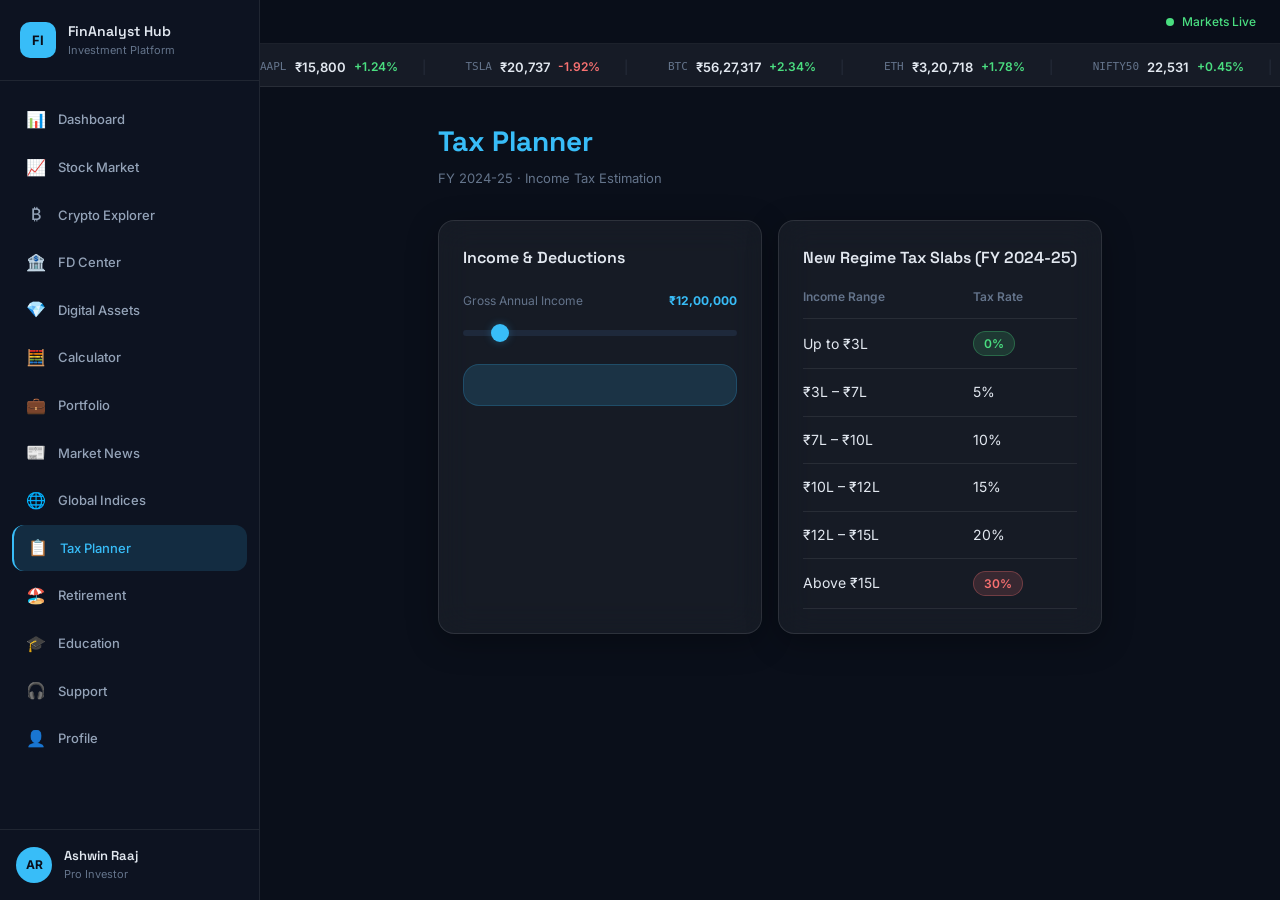
<file: public/01-Pages-HTML-CSS-JS/tax.html>
<!DOCTYPE html>
<html lang="en">
<head>
    <meta charset="UTF-8">
    <meta name="viewport" content="width=device-width, initial-scale=1.0">
    <meta name="description" content="FY 2024-25 · Income Tax Estimation - Financial Analyst Investment Hub by Ashwin Raaj">
    <title>Tax Planner | FinAnalyst Hub</title>
    <link rel="stylesheet" href="styles.css">
</head>
<body>
    <div class="app-layout">

        <!-- ===== SIDEBAR ===== -->
        <aside class="sidebar">
            <div class="sidebar-logo">
                <div class="logo-icon">FI</div>
                <div class="logo-text">
                    <h3>FinAnalyst Hub</h3>
                    <p>Investment Platform</p>
                </div>
            </div>
            <nav class="sidebar-nav" id="sidebar-nav">
                <!-- Nav items injected by script.js -->
            </nav>
            <div class="sidebar-profile">
                <div class="avatar">AR</div>
                <div class="info">
                    <h4>Ashwin Raaj</h4>
                    <p>Pro Investor</p>
                </div>
            </div>
        </aside>

        <!-- ===== MAIN CONTENT ===== -->
        <div class="main-content">

            <!-- Top Bar -->
            <header class="top-bar">
                <button class="menu-toggle" onclick="toggleSidebar()">☰</button>
                <div style="flex:1"></div>
                <div class="live-indicator">
                    <span class="live-dot"></span>
                    Markets Live
                </div>
            </header>

            <!-- Ticker -->
            <div class="ticker-bar">
                <div class="ticker-content" id="ticker-content"></div>
            </div>

            <!-- Page Content -->
            <main class="page-container">
                <div class="page-header">
                    <h1 class="page-title">Tax Planner</h1>
                    <p class="page-subtitle">FY 2024-25 · Income Tax Estimation</p>
                </div>

                <div class="grid-2">
                    <div class="glass-card">
                        <h2 style="font-size:16px;margin-bottom:20px">Income & Deductions</h2>
                        <div style="margin-bottom:20px">
                            <div style="display:flex;justify-content:space-between;margin-bottom:8px">
                                <label style="font-size:12px;color:var(--text-muted)">Gross Annual Income</label>
                                <span id="tax-income-val" style="font-size:12px;font-weight:700;color:var(--accent)">₹12,00,000</span>
                            </div>
                            <input type="range" id="tax-income" min="100000" max="10000000" step="50000" value="1200000" oninput="calcTax()">
                        </div>
                        <div class="result-box" id="tax-result"></div>
                    </div>

                    <div class="glass-card">
                        <h2 style="font-size:16px;margin-bottom:16px">New Regime Tax Slabs (FY 2024-25)</h2>
                        <table>
                            <thead><tr><th>Income Range</th><th>Tax Rate</th></tr></thead>
                            <tbody>
                                <tr><td>Up to ₹3L</td><td><span class="badge-gain">0%</span></td></tr>
                                <tr><td>₹3L – ₹7L</td><td>5%</td></tr>
                                <tr><td>₹7L – ₹10L</td><td>10%</td></tr>
                                <tr><td>₹10L – ₹12L</td><td>15%</td></tr>
                                <tr><td>₹12L – ₹15L</td><td>20%</td></tr>
                                <tr><td>Above ₹15L</td><td><span class="badge-loss">30%</span></td></tr>
                            </tbody>
                        </table>
                    </div>
                </div>

                <script>
                    function calcTax() {
                        var income = parseFloat(document.getElementById("tax-income").value);
                        document.getElementById("tax-income-val").textContent = formatINR(income);

                        // New regime calculation
                        var deduction = 75000;
                        var taxable = Math.max(0, income - deduction);
                        var tax = 0;
                        var slabs = [
                            { upto: 300000, rate: 0 },
                            { upto: 700000, rate: 0.05 },
                            { upto: 1000000, rate: 0.10 },
                            { upto: 1200000, rate: 0.15 },
                            { upto: 1500000, rate: 0.20 },
                            { upto: Infinity, rate: 0.30 }
                        ];
                        var prev = 0;
                        for (var i = 0; i < slabs.length; i++) {
                            if (taxable <= prev) break;
                            var chunk = Math.min(taxable, slabs[i].upto) - prev;
                            tax += chunk * slabs[i].rate;
                            prev = slabs[i].upto;
                        }
                        var cess = tax * 0.04;
                        var total = tax + cess;
                        var effective = income > 0 ? (total / income * 100).toFixed(2) : "0.00";

                        document.getElementById("tax-result").innerHTML =
                            '<div class="result-row"><span class="label">Gross Income</span><span class="value">' + formatINR(income) + '</span></div>' +
                            '<div class="result-row"><span class="label">Standard Deduction</span><span class="value" style="color:var(--green)">' + formatINR(deduction) + '</span></div>' +
                            '<div class="result-row"><span class="label">Taxable Income</span><span class="value">' + formatINR(taxable) + '</span></div>' +
                            '<div class="result-row"><span class="label">Income Tax</span><span class="value">' + formatINR(tax) + '</span></div>' +
                            '<div class="result-row"><span class="label">Cess (4%)</span><span class="value">' + formatINR(cess) + '</span></div>' +
                            '<div class="result-row total"><span class="label">Total Tax</span><span class="value" style="color:var(--red)">' + formatINR(total) + '</span></div>' +
                            '<div class="result-row"><span class="label">Effective Rate</span><span class="value" style="color:var(--gold)">' + effective + '%</span></div>' +
                            '<div class="result-row"><span class="label">In-Hand Income</span><span class="value" style="color:var(--green)">' + formatINR(income - total) + '</span></div>';
                    }
                    calcTax();
                </script>

            </main>
        </div>
    </div>

    <script src="script.js"></script>
</body>
</html>
</file>
<file: public/01-Pages-HTML-CSS-JS/styles.css>
/* ======================================================
   Financial Analyst Investment Hub - Glassmorphic Theme
   Author: Ashwin Raaj
   Color: Light Blue (#38bdf8) single-tone theme
   ====================================================== */

/* Google Fonts */
@import url('https://fonts.googleapis.com/css2?family=Inter:wght@300;400;500;600;700&family=Space+Grotesk:wght@400;500;600;700&display=swap');

/* CSS Reset */
*, *::before, *::after {
    margin: 0;
    padding: 0;
    box-sizing: border-box;
}

/* Root Variables */
:root {
    --bg-dark: #0a0f1a;
    --bg-card: #111827;
    --text-primary: #e2e8f0;
    --text-secondary: #94a3b8;
    --text-muted: #64748b;
    --accent: #38bdf8;
    --accent-light: rgba(56, 189, 248, 0.15);
    --accent-glow: rgba(56, 189, 248, 0.3);
    --green: #4ade80;
    --red: #f87171;
    --gold: #fbbf24;
    --border-color: rgba(255, 255, 255, 0.08);
    --glass-bg: rgba(255, 255, 255, 0.05);
    --glass-border: rgba(255, 255, 255, 0.1);
    --radius: 16px;
}

/* Body */
body {
    font-family: 'Inter', sans-serif;
    background-color: var(--bg-dark);
    color: var(--text-primary);
    min-height: 100vh;
    line-height: 1.6;
}

h1, h2, h3, h4, h5, h6 {
    font-family: 'Space Grotesk', sans-serif;
    font-weight: 600;
}

a {
    text-decoration: none;
    color: inherit;
}

/* ==================== LAYOUT ==================== */

.app-layout {
    display: flex;
    min-height: 100vh;
}

/* Sidebar */
.sidebar {
    width: 260px;
    background-color: #0d1321;
    border-right: 1px solid var(--border-color);
    position: fixed;
    top: 0;
    left: 0;
    bottom: 0;
    display: flex;
    flex-direction: column;
    z-index: 40;
    transition: transform 0.3s ease;
}

.sidebar-logo {
    display: flex;
    align-items: center;
    gap: 12px;
    padding: 20px;
    border-bottom: 1px solid var(--border-color);
}

.sidebar-logo .logo-icon {
    width: 36px;
    height: 36px;
    border-radius: 10px;
    background: var(--accent);
    display: flex;
    align-items: center;
    justify-content: center;
    font-weight: 700;
    font-size: 13px;
    color: var(--bg-dark);
}

.sidebar-logo .logo-text h3 {
    font-size: 14px;
    color: var(--text-primary);
}

.sidebar-logo .logo-text p {
    font-size: 11px;
    color: var(--text-muted);
}

/* Nav Items */
.sidebar-nav {
    flex: 1;
    overflow-y: auto;
    padding: 16px 12px;
}

.nav-item {
    display: flex;
    align-items: center;
    gap: 12px;
    padding: 10px 14px;
    border-radius: 12px;
    font-size: 13px;
    font-weight: 500;
    color: var(--text-secondary);
    cursor: pointer;
    transition: all 0.2s ease;
    margin-bottom: 2px;
}

.nav-item:hover {
    background: rgba(255, 255, 255, 0.05);
    color: var(--text-primary);
}

.nav-item.active {
    background: var(--accent-light);
    color: var(--accent);
    border-left: 2px solid var(--accent);
}

.nav-item .icon {
    font-size: 16px;
    width: 20px;
    text-align: center;
}

/* Sidebar Profile */
.sidebar-profile {
    padding: 16px;
    border-top: 1px solid var(--border-color);
    display: flex;
    align-items: center;
    gap: 12px;
}

.sidebar-profile .avatar {
    width: 36px;
    height: 36px;
    border-radius: 50%;
    background: var(--accent);
    display: flex;
    align-items: center;
    justify-content: center;
    font-size: 12px;
    font-weight: 700;
    color: var(--bg-dark);
}

.sidebar-profile .info h4 {
    font-size: 13px;
    color: var(--text-primary);
}

.sidebar-profile .info p {
    font-size: 11px;
    color: var(--text-muted);
}

/* Main Content */
.main-content {
    flex: 1;
    margin-left: 260px;
    display: flex;
    flex-direction: column;
    min-width: 0;
}

/* Top Bar */
.top-bar {
    position: sticky;
    top: 0;
    z-index: 20;
    display: flex;
    align-items: center;
    justify-content: flex-end;
    gap: 16px;
    padding: 12px 24px;
    background: rgba(10, 15, 26, 0.85);
    backdrop-filter: blur(16px);
    border-bottom: 1px solid var(--border-color);
}

.top-bar .live-indicator {
    display: flex;
    align-items: center;
    gap: 8px;
    font-size: 12px;
    font-weight: 500;
    color: var(--green);
}

.top-bar .live-dot {
    width: 8px;
    height: 8px;
    border-radius: 50%;
    background: var(--green);
    animation: pulse-dot 2s ease-in-out infinite;
}

/* Ticker */
.ticker-bar {
    overflow: hidden;
    border-bottom: 1px solid var(--border-color);
    background: var(--glass-bg);
    padding: 8px 0;
}

.ticker-content {
    display: inline-flex;
    animation: ticker-scroll 45s linear infinite;
    white-space: nowrap;
}

.ticker-content:hover {
    animation-play-state: paused;
}

.ticker-item {
    display: inline-flex;
    align-items: center;
    gap: 8px;
    margin-right: 40px;
    font-size: 13px;
}

.ticker-item .symbol {
    color: var(--text-muted);
    font-family: monospace;
    font-size: 11px;
}

.ticker-item .price {
    font-weight: 600;
    color: var(--text-primary);
}

.ticker-item .change {
    font-size: 12px;
    font-weight: 600;
}

.ticker-item .change.up { color: var(--green); }
.ticker-item .change.down { color: var(--red); }

/* Page Container */
.page-container {
    max-width: 1200px;
    margin: 0 auto;
    padding: 32px 24px;
    animation: fadeInUp 0.5s ease-out;
}

.page-header {
    margin-bottom: 32px;
}

.page-title {
    font-size: 28px;
    font-weight: 700;
    background: var(--accent);
    -webkit-background-clip: text;
    -webkit-text-fill-color: transparent;
    background-clip: text;
    margin-bottom: 4px;
}

.page-subtitle {
    font-size: 13px;
    color: var(--text-muted);
}

/* ==================== GLASS COMPONENTS ==================== */

.glass-card {
    background: var(--glass-bg);
    backdrop-filter: blur(16px);
    -webkit-backdrop-filter: blur(16px);
    border: 1px solid var(--glass-border);
    border-radius: var(--radius);
    padding: 24px;
    box-shadow: 0 8px 32px rgba(0, 0, 0, 0.3);
    transition: transform 0.2s ease, box-shadow 0.2s ease;
}

.glass-card:hover {
    transform: translateY(-2px);
    box-shadow: 0 12px 40px rgba(0, 0, 0, 0.4);
}

.glass-card-sm {
    background: var(--glass-bg);
    backdrop-filter: blur(16px);
    border: 1px solid var(--glass-border);
    border-radius: 12px;
    padding: 16px;
}

/* Grid Helpers */
.grid-2 { display: grid; grid-template-columns: repeat(2, 1fr); gap: 16px; }
.grid-3 { display: grid; grid-template-columns: repeat(3, 1fr); gap: 16px; }
.grid-4 { display: grid; grid-template-columns: repeat(4, 1fr); gap: 16px; }
.grid-2-1 { display: grid; grid-template-columns: 2fr 1fr; gap: 24px; }
.grid-1-2 { display: grid; grid-template-columns: 1fr 2fr; gap: 24px; }

/* Badges */
.badge-gain {
    display: inline-flex;
    align-items: center;
    gap: 4px;
    padding: 2px 10px;
    border-radius: 20px;
    font-size: 12px;
    font-weight: 600;
    background: rgba(74, 222, 128, 0.15);
    color: var(--green);
    border: 1px solid rgba(74, 222, 128, 0.3);
}

.badge-loss {
    display: inline-flex;
    align-items: center;
    gap: 4px;
    padding: 2px 10px;
    border-radius: 20px;
    font-size: 12px;
    font-weight: 600;
    background: rgba(248, 113, 113, 0.15);
    color: var(--red);
    border: 1px solid rgba(248, 113, 113, 0.3);
}

/* Buttons */
.btn-primary {
    background: var(--accent);
    color: var(--bg-dark);
    font-weight: 600;
    border: none;
    border-radius: 12px;
    padding: 10px 24px;
    font-size: 14px;
    cursor: pointer;
    transition: all 0.2s ease;
    box-shadow: 0 4px 16px var(--accent-glow);
}

.btn-primary:hover {
    box-shadow: 0 6px 24px rgba(56, 189, 248, 0.5);
    transform: translateY(-1px);
}

.btn-ghost {
    background: var(--glass-bg);
    color: var(--text-primary);
    font-weight: 500;
    border: 1px solid var(--glass-border);
    border-radius: 12px;
    padding: 10px 24px;
    font-size: 14px;
    cursor: pointer;
    transition: all 0.2s ease;
}

.btn-ghost:hover {
    background: rgba(255, 255, 255, 0.08);
}

/* Input / Range */
input[type="text"],
input[type="email"],
input[type="number"],
textarea,
select {
    width: 100%;
    background: transparent;
    border: 1px solid var(--glass-border);
    border-radius: 12px;
    padding: 10px 16px;
    font-size: 14px;
    color: var(--text-primary);
    font-family: 'Inter', sans-serif;
    outline: none;
    transition: border-color 0.2s ease;
}

input:focus, textarea:focus, select:focus {
    border-color: var(--accent);
}

input[type="range"] {
    -webkit-appearance: none;
    width: 100%;
    height: 6px;
    border-radius: 3px;
    background: #1e293b;
    outline: none;
}

input[type="range"]::-webkit-slider-thumb {
    -webkit-appearance: none;
    width: 18px;
    height: 18px;
    border-radius: 50%;
    background: var(--accent);
    cursor: pointer;
    box-shadow: 0 0 8px var(--accent-glow);
}

/* Table */
table {
    width: 100%;
    border-collapse: collapse;
}

th {
    text-align: left;
    font-size: 12px;
    font-weight: 600;
    color: var(--text-muted);
    padding-bottom: 12px;
    border-bottom: 1px solid var(--border-color);
}

td {
    padding: 12px 0;
    font-size: 14px;
    border-bottom: 1px solid var(--border-color);
}

tr:hover {
    background: rgba(255, 255, 255, 0.03);
}

/* Search Input */
.search-box {
    position: relative;
}

.search-box input {
    padding-left: 40px;
}

.search-box .search-icon {
    position: absolute;
    left: 14px;
    top: 50%;
    transform: translateY(-50%);
    color: var(--text-muted);
    font-size: 14px;
}

/* Filter Buttons */
.filter-group {
    display: flex;
    gap: 8px;
    flex-wrap: wrap;
}

.filter-btn {
    padding: 8px 16px;
    border-radius: 12px;
    font-size: 12px;
    font-weight: 500;
    background: var(--bg-card);
    color: var(--text-muted);
    border: 1px solid transparent;
    cursor: pointer;
    transition: all 0.2s ease;
}

.filter-btn.active {
    background: var(--accent-light);
    color: var(--accent);
    border-color: rgba(56, 189, 248, 0.3);
}

.filter-btn:hover {
    background: rgba(255, 255, 255, 0.06);
}

/* Result Summary Box */
.result-box {
    background: var(--accent-light);
    border: 1px solid rgba(56, 189, 248, 0.2);
    border-radius: var(--radius);
    padding: 20px;
}

.result-row {
    display: flex;
    justify-content: space-between;
    padding: 8px 0;
}

.result-row .label {
    font-size: 14px;
    color: var(--text-muted);
}

.result-row .value {
    font-size: 14px;
    font-weight: 600;
    color: var(--text-primary);
}

.result-row.total {
    border-top: 1px solid rgba(56, 189, 248, 0.2);
    padding-top: 12px;
    margin-top: 4px;
}

.result-row.total .label,
.result-row.total .value {
    font-size: 16px;
    font-weight: 700;
}

.result-row.total .value {
    color: var(--accent);
}

/* Stat Card */
.stat-card {
    text-align: center;
}

.stat-card .stat-icon {
    font-size: 28px;
    margin-bottom: 8px;
}

.stat-card .stat-value {
    font-size: 20px;
    font-weight: 700;
    color: var(--text-primary);
}

.stat-card .stat-label {
    font-size: 12px;
    color: var(--text-muted);
    margin-top: 4px;
}

/* Toggle Switch */
.toggle {
    width: 44px;
    height: 24px;
    border-radius: 12px;
    background: #1e293b;
    cursor: pointer;
    position: relative;
    border: none;
    transition: background 0.3s;
}

.toggle.on {
    background: var(--accent);
}

.toggle .knob {
    width: 18px;
    height: 18px;
    border-radius: 50%;
    background: white;
    position: absolute;
    top: 3px;
    left: 3px;
    transition: left 0.3s;
}

.toggle.on .knob {
    left: 23px;
}

/* ==================== ANIMATIONS ==================== */

@keyframes fadeInUp {
    from { opacity: 0; transform: translateY(20px); }
    to { opacity: 1; transform: translateY(0); }
}

@keyframes pulse-dot {
    0%, 100% { opacity: 1; transform: scale(1); }
    50% { opacity: 0.5; transform: scale(0.8); }
}

@keyframes ticker-scroll {
    0% { transform: translateX(0); }
    100% { transform: translateX(-50%); }
}

/* Scrollbar */
::-webkit-scrollbar { width: 6px; }
::-webkit-scrollbar-track { background: #0a0f1a; }
::-webkit-scrollbar-thumb { background: #1e293b; border-radius: 3px; }
::-webkit-scrollbar-thumb:hover { background: rgba(56, 189, 248, 0.5); }

/* ==================== RESPONSIVE ==================== */

@media (max-width: 768px) {
    .sidebar { transform: translateX(-100%); }
    .sidebar.open { transform: translateX(0); }
    .main-content { margin-left: 0; }
    .grid-4 { grid-template-columns: repeat(2, 1fr); }
    .grid-3 { grid-template-columns: 1fr; }
    .grid-2 { grid-template-columns: 1fr; }
    .grid-2-1, .grid-1-2 { grid-template-columns: 1fr; }
    .menu-toggle { display: block !important; }
}

.menu-toggle {
    display: none;
    background: var(--bg-card);
    border: 1px solid var(--border-color);
    color: var(--text-primary);
    padding: 8px 12px;
    border-radius: 8px;
    cursor: pointer;
    font-size: 18px;
}
</file>
